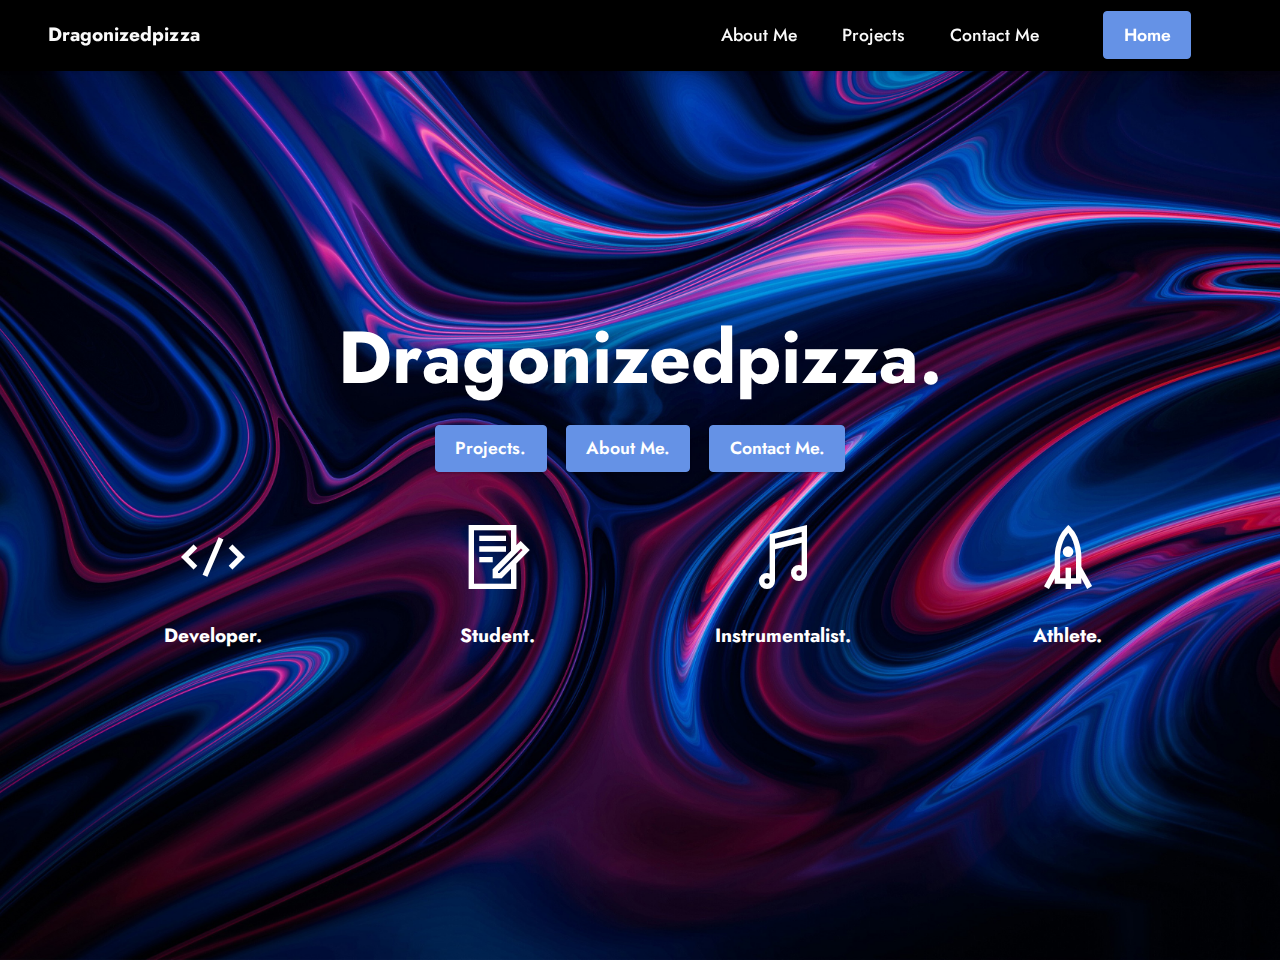
<file: index.html>
<!DOCTYPE html>
<html>
	<head>
		<meta charset="UTF-8" />
		<meta http-equiv="X-UA-Compatible" content="IE=edge" />
		<meta name="generator" content="Dragonizedpizza.com" />
		<meta
			name="viewport"
			content="width=device-width, initial-scale=1, minimum-scale=1"
		/>
		<link
			rel="shortcut icon"
			href="assets/images/logo.png"
			type="image/x-icon"
		/>

		<meta
			name="description"
			content="Dragonizedpizza's website, including their about me, current projects and more."
		/>

		<!-- Embed construction. -->
		<meta property="og:title" content="Home | Dragonizedpizza" />
		<meta
			property="og:description"
			content="Dragonizedpizza's website, including their about me, current projects and more."
		/>
		<meta property="og:site_name" content="Dragonizedpizza.com" />
		<link
			rel="shortcut icon"
			href="https://raw.githubusercontent.com/Dragonizedpizza/Dragonizedpizza/main/assets/Banner.jpg"
			type="image/x-icon"
		/>
		<meta
			property="og:image"
			content="https://raw.githubusercontent.com/Dragonizedpizza/Dragonizedpizza/main/assets/Banner.jpg"
		/>
		<meta property="og:image:width" content="3507" />
		<meta property="og:image:height" content="947" />
		<meta property="og:url" content="https://dragonizedpizza.com" />
		<meta name="theme-color" content="#9d00ff" />

		<!-- Over. -->

		<title>Home</title>
		<link rel="stylesheet" href="assets/web/assets/icons/taskbar.css" />
		<link rel="stylesheet" href="assets/bootstrap/css/bootstrap.min.css" />
		<link
			rel="stylesheet"
			href="assets/bootstrap/css/bootstrap-grid.min.css"
		/>
		<link
			rel="stylesheet"
			href="assets/bootstrap/css/bootstrap-reboot.min.css"
		/>
		<link rel="stylesheet" href="assets/dropdown/css/style.css" />
		<link rel="stylesheet" href="assets/socicon/css/styles.css" />
		<link rel="stylesheet" href="assets/theme/css/style.css" />
		<link
			rel="preload"
			href="https://fonts.googleapis.com/css?family=Jost:100,200,300,400,500,600,700,800,900,100i,200i,300i,400i,500i,600i,700i,800i,900i&display=swap"
			as="style"
			onload="this.onload=null;this.rel='stylesheet'"
		/>
		<noscript
			><link
				rel="stylesheet"
				href="https://fonts.googleapis.com/css?family=Jost:100,200,300,400,500,600,700,800,900,100i,200i,300i,400i,500i,600i,700i,800i,900i&display=swap"
		/></noscript>
		<link rel="preload" as="style" href="assets/theme/css/additional.css" />
		<link
			rel="stylesheet"
			href="assets/theme/css/additional.css"
			type="text/css"
		/>
	</head>
	<body>
		<section
			data-bs-version="5.1"
			class="menu menu2 cid-sIigfOzFpe"
			once="menu"
			id="menu2-2"
		>
			<nav
				class="navbar navbar-dropdown navbar-fixed-top navbar-expand-lg"
			>
				<div class="container-fluid">
					<div class="navbar-brand">
						<span class="navbar-caption-wrap"
							><a
								class="navbar-caption text-white display-7"
								href="https://dragonizedpizza.com"
								>Dragonizedpizza</a
							></span
						>
					</div>
					<button
						class="navbar-toggler"
						type="button"
						data-toggle="collapse"
						data-bs-toggle="collapse"
						data-target="#navbarSupportedContent"
						data-bs-target="#navbarSupportedContent"
						aria-controls="navbarNavAltMarkup"
						aria-expanded="false"
						aria-label="Toggle navigation"
					>
						<div class="hamburger">
							<span></span>
							<span></span>
							<span></span>
							<span></span>
						</div>
					</button>
					<div
						class="collapse navbar-collapse"
						id="navbarSupportedContent"
					>
						<ul
							class="navbar-nav nav-dropdown"
							data-app-modern-menu="true"
						>
							<li class="nav-item">
								<a
									class="
										nav-link
										link
										text-white text-primary
										display-4
									"
									href="About.html"
								>
									About Me</a
								>
							</li>
							<li class="nav-item">
								<a
									class="
										nav-link
										link
										text-white text-primary
										display-4
									"
									href="Projects.html"
									>Projects</a
								>
							</li>
							<li class="nav-item">
								<a
									class="
										nav-link
										link
										text-white text-primary
										display-4
									"
									href="Contact.html"
									>Contact Me</a
								>
							</li>
						</ul>

						<div class="navbar-buttons mbr-section-btn">
							<a
								class="btn btn-primary display-4"
								href="index.html"
								>Home</a
							>
						</div>
					</div>
				</div>
			</nav>
		</section>

		<section
			data-bs-version="5.1"
			class="header19 cid-sIi4XKQvQK mbr-fullscreen"
			id="header19-0"
		>
			<div class="container">
				<div class="media-container">
					<div class="col-md-12 align-center">
						<h1
							class="
								mbr-section-title
								mbr-white
								mbr-bold
								mbr-fonts-style
								mb-3
								display-1
							"
						>
							Dragonizedpizza.
						</h1>

						<div class="mbr-section-btn align-center">
							<a
								class="btn btn-primary display-4"
								href="Projects.html"
								>Projects.</a
							>
							<a
								class="btn btn-primary display-4"
								href="About.html"
								>About Me.</a
							>
							<a
								class="btn btn-primary display-4"
								href="Contact.html"
								>Contact Me.</a
							>
						</div>

						<div class="row justify-content-center">
							<div class="col-12 col-md-6 col-lg-3">
								<div class="card-wrapper">
									<div class="card-box align-center">
										<span
											class="
												mbr-iconfont
												mobi-mbri-code mobi-mbri
											"
										></span>
										<h4
											class="
												card-title
												align-center
												mbr-black mbr-fonts-style
												display-7
											"
										>
											<strong>Developer.</strong>
										</h4>
									</div>
								</div>
							</div>
							<div class="col-12 col-md-6 col-lg-3">
								<div class="card-wrapper">
									<div class="card-box align-center">
										<span
											class="
												mbr-iconfont
												mobi-mbri-contact-form mobi-mbri
											"
										></span>
										<h4
											class="
												card-title
												align-center
												mbr-black mbr-fonts-style
												display-7
											"
										>
											<strong>Student.</strong>
										</h4>
									</div>
								</div>
							</div>
							<div class="col-12 col-md-6 col-lg-3">
								<div class="card-wrapper">
									<div class="card-box align-center">
										<span
											class="
												mbr-iconfont
												mobi-mbri-music mobi-mbri
											"
										></span>
										<h4
											class="
												card-title
												align-center
												mbr-black mbr-fonts-style
												display-7
											"
										>
											<strong>Instrumentalist.</strong>
										</h4>
									</div>
								</div>
							</div>
							<div class="col-12 col-md-6 col-lg-3">
								<div class="card-wrapper">
									<div class="card-box align-center">
										<span
											class="
												mbr-iconfont
												mobi-mbri-rocket mobi-mbri
											"
										></span>
										<h4
											class="
												card-title
												align-center
												mbr-black mbr-fonts-style
												display-7
											"
										>
											<strong>Athlete.</strong>
										</h4>
									</div>
								</div>
							</div>
						</div>
					</div>
				</div>
			</div>
		</section>
		<section
			style="
				background-color: #fff;
				font-family: -apple-system, BlinkMacSystemFont, 'Segoe UI',
					'Roboto', 'Helvetica Neue', Arial, sans-serif;
				color: #aaa;
				font-size: 12px;
				padding: 0;
				align-items: center;
				display: flex;
			"
		></section>
		<script src="assets/bootstrap/js/bootstrap.bundle.min.js"></script>
		<script src="assets/smoothscroll/smooth-scroll.js"></script>
		<script src="assets/ytplayer/index.js"></script>
		<script src="assets/dropdown/js/navbar-dropdown.js"></script>
		<script src="assets/vimeoplayer/player.js"></script>
		<script src="assets/theme/js/script.js"></script>
	</body>
</html>
</file>
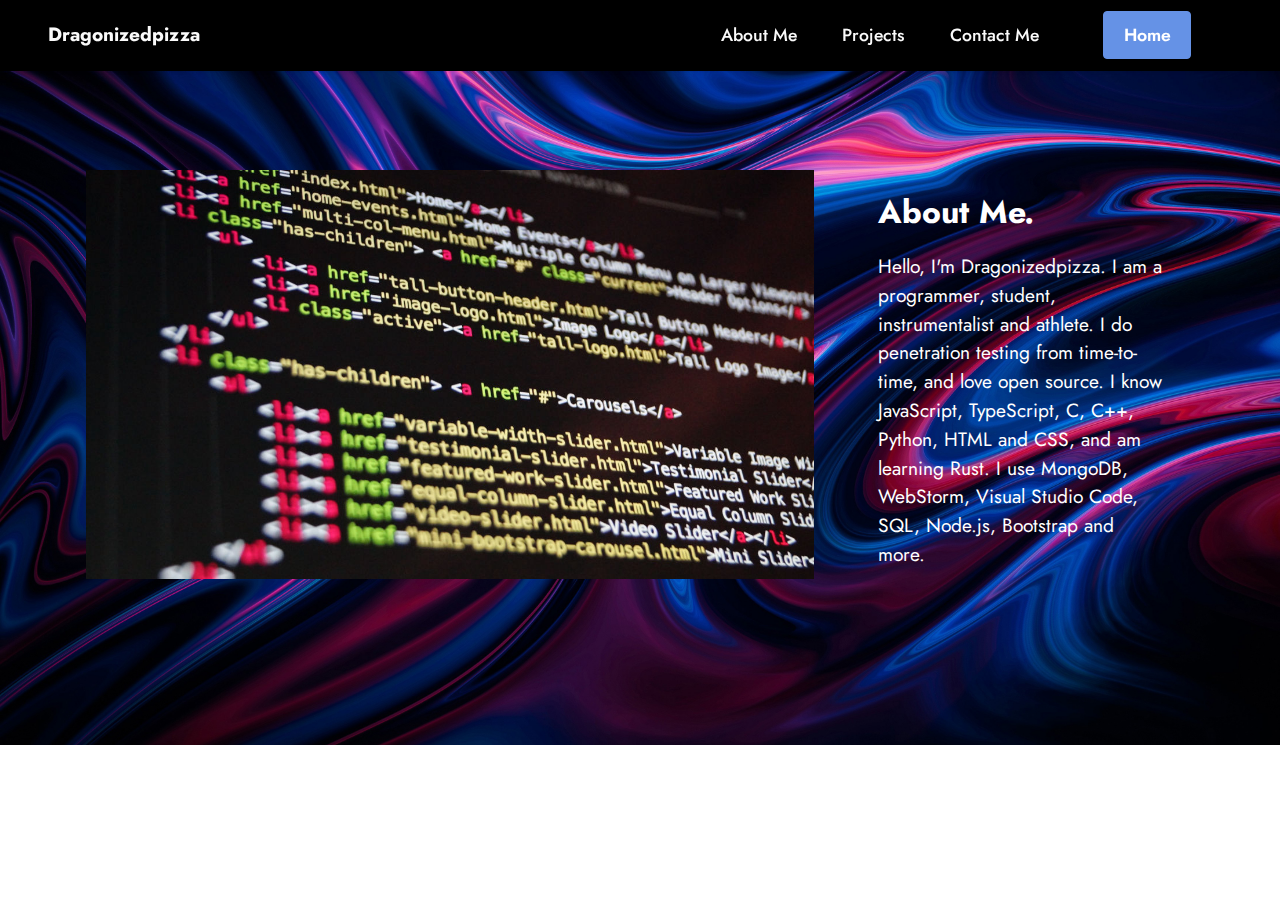
<file: About.html>
<!DOCTYPE html>
<html>
	<head>
		<meta
			name="description"
			content="Dragonizedpizza's website, including their about me, current projects and more."
		/>

		<!-- Embed construction. -->

		<meta property="og:title" content="About Me | Dragonizedpizza" />
		<meta
			property="og:description"
			content="Dragonizedpizza's website, including their about me, current projects and more."
		/>
		<meta property="og:site_name" content="Dragonizedpizza.com" />
		<link
			rel="shortcut icon"
			href="https://raw.githubusercontent.com/Dragonizedpizza/Dragonizedpizza/main/assets/Banner.jpg"
			type="image/x-icon"
		/>
		<meta
			property="og:image"
			content="https://raw.githubusercontent.com/Dragonizedpizza/Dragonizedpizza/main/assets/Banner.jpg"
		/>
		<meta property="og:image:width" content="3507" />
		<meta property="og:image:height" content="947" />
		<meta property="og:url" content="https://dragonizedpizza.com" />
		<meta name="theme-color" content="#9d00ff" />

		<!-- Over. -->
		<meta charset="UTF-8" />
		<meta http-equiv="X-UA-Compatible" content="IE=edge" />
		<meta name="generator" content="Dragonizedpizza.com" />
		<meta
			name="viewport"
			content="width=device-width, initial-scale=1, minimum-scale=1"
		/>
		<link
			rel="shortcut icon"
			href="assets/images/logo.png"
			type="image/x-icon"
		/>
		<meta name="description" content="" />

		<title>About</title>
		<link rel="stylesheet" href="assets/bootstrap/css/bootstrap.min.css" />
		<link
			rel="stylesheet"
			href="assets/bootstrap/css/bootstrap-grid.min.css"
		/>
		<link
			rel="stylesheet"
			href="assets/bootstrap/css/bootstrap-reboot.min.css"
		/>
		<link rel="stylesheet" href="assets/dropdown/css/style.css" />
		<link rel="stylesheet" href="assets/socicon/css/styles.css" />
		<link rel="stylesheet" href="assets/theme/css/style.css" />
		<link
			rel="preload"
			href="https://fonts.googleapis.com/css?family=Jost:100,200,300,400,500,600,700,800,900,100i,200i,300i,400i,500i,600i,700i,800i,900i&display=swap"
			as="style"
			onload="this.onload=null;this.rel='stylesheet'"
		/>
		<noscript
			><link
				rel="stylesheet"
				href="https://fonts.googleapis.com/css?family=Jost:100,200,300,400,500,600,700,800,900,100i,200i,300i,400i,500i,600i,700i,800i,900i&display=swap"
		/></noscript>
		<link rel="preload" as="style" href="assets/theme/css/additional.css" />
		<link
			rel="stylesheet"
			href="assets/theme/css/additional.css"
			type="text/css"
		/>
	</head>
	<body>
		<section
			data-bs-version="5.1"
			class="menu menu2 cid-sIigfOzFpe"
			once="menu"
			id="menu2-9"
		>
			<nav
				class="navbar navbar-dropdown navbar-fixed-top navbar-expand-lg"
			>
				<div class="container-fluid">
					<div class="navbar-brand">
						<span class="navbar-caption-wrap"
							><a
								class="navbar-caption text-white display-7"
								href="https://dragonizedpizza.com"
								>Dragonizedpizza</a
							></span
						>
					</div>
					<button
						class="navbar-toggler"
						type="button"
						data-toggle="collapse"
						data-bs-toggle="collapse"
						data-target="#navbarSupportedContent"
						data-bs-target="#navbarSupportedContent"
						aria-controls="navbarNavAltMarkup"
						aria-expanded="false"
						aria-label="Toggle navigation"
					>
						<div class="hamburger">
							<span></span>
							<span></span>
							<span></span>
							<span></span>
						</div>
					</button>
					<div
						class="collapse navbar-collapse"
						id="navbarSupportedContent"
					>
						<ul
							class="navbar-nav nav-dropdown"
							data-app-modern-menu="true"
						>
							<li class="nav-item">
								<a
									class="
										nav-link
										link
										text-white text-primary
										display-4
									"
									href="About.html"
								>
									About Me</a
								>
							</li>
							<li class="nav-item">
								<a
									class="
										nav-link
										link
										text-white text-primary
										display-4
									"
									href="Projects.html"
									>Projects</a
								>
							</li>
							<li class="nav-item">
								<a
									class="
										nav-link
										link
										text-white text-primary
										display-4
									"
									href="Contact.html"
									>Contact Me</a
								>
							</li>
						</ul>

						<div class="navbar-buttons mbr-section-btn">
							<a
								class="btn btn-primary display-4"
								href="index.html"
								>Home</a
							>
						</div>
					</div>
				</div>
			</nav>
		</section>

		<section
			data-bs-version="5.1"
			class="image1 cid-sIipXWTB4O"
			id="image1-a"
		>
			<div class="container">
				<div class="row align-items-center">
					<div class="col-12 col-lg-8">
						<div class="image-wrapper">
							<img
								src="assets/images/mbr-1256x705.jpg"
								alt="About Me"
							/>
							<p
								class="
									mbr-description mbr-fonts-style
									pt-2
									align-center
									display-4
								"
							></p>
						</div>
					</div>
					<div class="col-12 col-lg">
						<div class="text-wrapper">
							<h3
								class="
									mbr-section-title mbr-fonts-style
									mb-3
									display-5
								"
							>
								<strong>About Me.</strong>
							</h3>
							<p class="mbr-text mbr-fonts-style display-7">
								Hello, I'm Dragonizedpizza. I am a programmer,
								student, instrumentalist and athlete. I do
								penetration testing from time-to-time, and love
								open source. I know JavaScript, TypeScript, C,
								C++, Python, HTML and CSS, and am learning Rust.
								I use MongoDB, WebStorm, Visual Studio Code,
								SQL, Node.js, Bootstrap and more.
							</p>
						</div>
					</div>
				</div>
			</div>
		</section>
		<section
			style="
				background-color: #fff;
				font-family: -apple-system, BlinkMacSystemFont, 'Segoe UI',
					'Roboto', 'Helvetica Neue', Arial, sans-serif;
				color: #aaa;
				font-size: 12px;
				padding: 0;
				align-items: center;
				display: flex;
			"
		></section>
		<script src="assets/bootstrap/js/bootstrap.bundle.min.js"></script>
		<script src="assets/smoothscroll/smooth-scroll.js"></script>
		<script src="assets/ytplayer/index.js"></script>
		<script src="assets/dropdown/js/navbar-dropdown.js"></script>
		<script src="assets/theme/js/script.js"></script>
	</body>
</html>
</file>
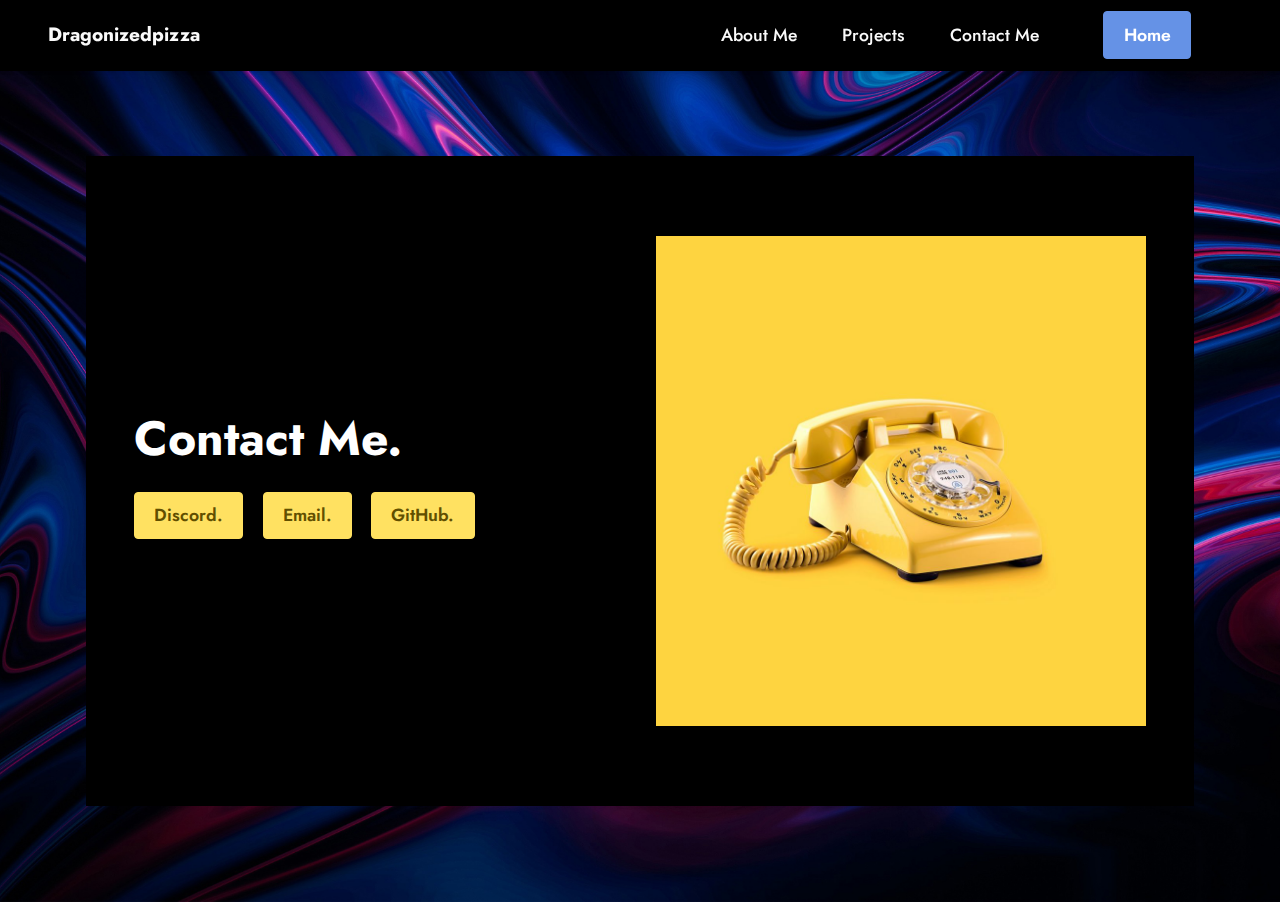
<file: Contact.html>
<!DOCTYPE html>
<html>
	<head>
		<meta
			name="description"
			content="Dragonizedpizza's website, including their about me, current projects and more."
		/>

		<!-- Embed construction. -->

		<meta property="og:title" content="Contact Me | Dragonizedpizza" />
		<meta
			property="og:description"
			content="Dragonizedpizza's website, including their about me, current projects and more."
		/>
		<meta property="og:site_name" content="Dragonizedpizza.com" />
		<link
			rel="shortcut icon"
			href="https://raw.githubusercontent.com/Dragonizedpizza/Dragonizedpizza/main/assets/Banner.jpg"
			type="image/x-icon"
		/>
		<meta
			property="og:image"
			content="https://raw.githubusercontent.com/Dragonizedpizza/Dragonizedpizza/main/assets/Banner.jpg"
		/>
		<meta property="og:image:width" content="3507" />
		<meta property="og:image:height" content="947" />
		<meta property="og:url" content="https://dragonizedpizza.com" />
		<meta name="theme-color" content="#9d00ff" />

		<!-- Over. -->

		<meta charset="UTF-8" />
		<meta http-equiv="X-UA-Compatible" content="IE=edge" />
		<meta
			name="generator"
			content="Dragonizedpizza.com, built by Dragonizedpizza."
		/>
		<meta
			name="viewport"
			content="width=device-width, initial-scale=1, minimum-scale=1"
		/>
		<link
			rel="shortcut icon"
			href="assets/images/logo.png"
			type="image/x-icon"
		/>
		<meta name="description" content="" />

		<title>Contact</title>
		<link rel="stylesheet" href="assets/bootstrap/css/bootstrap.min.css" />
		<link
			rel="stylesheet"
			href="assets/bootstrap/css/bootstrap-grid.min.css"
		/>
		<link
			rel="stylesheet"
			href="assets/bootstrap/css/bootstrap-reboot.min.css"
		/>
		<link rel="stylesheet" href="assets/dropdown/css/style.css" />
		<link rel="stylesheet" href="assets/socicon/css/styles.css" />
		<link rel="stylesheet" href="assets/theme/css/style.css" />
		<link
			rel="preload"
			href="https://fonts.googleapis.com/css?family=Jost:100,200,300,400,500,600,700,800,900,100i,200i,300i,400i,500i,600i,700i,800i,900i&display=swap"
			as="style"
			onload="this.onload=null;this.rel='stylesheet'"
		/>
		<noscript
			><link
				rel="stylesheet"
				href="https://fonts.googleapis.com/css?family=Jost:100,200,300,400,500,600,700,800,900,100i,200i,300i,400i,500i,600i,700i,800i,900i&display=swap"
		/></noscript>
		<link rel="preload" as="style" href="assets/theme/css/additional.css" />
		<link
			rel="stylesheet"
			href="assets/theme/css/additional.css"
			type="text/css"
		/>
	</head>
	<body>
		<section
			data-bs-version="5.1"
			class="menu menu2 cid-sIigfOzFpe"
			once="menu"
			id="menu2-3"
		>
			<nav
				class="navbar navbar-dropdown navbar-fixed-top navbar-expand-lg"
			>
				<div class="container-fluid">
					<div class="navbar-brand">
						<span class="navbar-caption-wrap"
							><a
								class="navbar-caption text-white display-7"
								href="https://dragonizedpizza.com"
								>Dragonizedpizza</a
							></span
						>
					</div>
					<button
						class="navbar-toggler"
						type="button"
						data-toggle="collapse"
						data-bs-toggle="collapse"
						data-target="#navbarSupportedContent"
						data-bs-target="#navbarSupportedContent"
						aria-controls="navbarNavAltMarkup"
						aria-expanded="false"
						aria-label="Toggle navigation"
					>
						<div class="hamburger">
							<span></span>
							<span></span>
							<span></span>
							<span></span>
						</div>
					</button>
					<div
						class="collapse navbar-collapse"
						id="navbarSupportedContent"
					>
						<ul
							class="navbar-nav nav-dropdown"
							data-app-modern-menu="true"
						>
							<li class="nav-item">
								<a
									class="
										nav-link
										link
										text-white text-primary
										display-4
									"
									href="About.html"
								>
									About Me</a
								>
							</li>
							<li class="nav-item">
								<a
									class="
										nav-link
										link
										text-white text-primary
										display-4
									"
									href="Projects.html"
									>Projects</a
								>
							</li>
							<li class="nav-item">
								<a
									class="
										nav-link
										link
										text-white text-primary
										display-4
									"
									href="Contact.html"
									>Contact Me</a
								>
							</li>
						</ul>

						<div class="navbar-buttons mbr-section-btn">
							<a
								class="btn btn-primary display-4"
								href="index.html"
								>Home</a
							>
						</div>
					</div>
				</div>
			</nav>
		</section>

		<section
			data-bs-version="5.1"
			class="features15 cid-sIimmpjJPE"
			id="features16-8"
		>
			<div class="container">
				<div class="content-wrapper">
					<div class="row align-items-center">
						<div class="col-12 col-lg">
							<div class="text-wrapper">
								<h6
									class="card-title mbr-fonts-style display-2"
								>
									<strong>Contact Me.</strong>
								</h6>

								<div class="mbr-section-btn mt-3">
									<a
										class="btn btn-warning display-4"
										href="https://discord.com/users/701780722444402758"
										target="_blank"
										>Discord.</a
									>
									<a
										class="btn btn-warning display-4"
										href="mailto:dragon@dragonizedpizza.com"
										>Email.</a
									>
									<a
										class="btn btn-warning display-4"
										href="https://github.com/Dragonizedpizza"
										target="_blank"
										>GitHub.</a
									>
								</div>
							</div>
						</div>
						<div class="col-12 col-lg-6">
							<div class="image-wrapper">
								<img
									src="assets/images/telephone.jpg"
									alt="Contact Me"
								/>
							</div>
						</div>
					</div>
				</div>
			</div>
		</section>
		<section
			style="
				background-color: #fff;
				font-family: -apple-system, BlinkMacSystemFont, 'Segoe UI',
					'Roboto', 'Helvetica Neue', Arial, sans-serif;
				color: #aaa;
				font-size: 12px;
				padding: 0;
				align-items: center;
				display: flex;
			"
		></section>
		<script src="assets/bootstrap/js/bootstrap.bundle.min.js"></script>
		<script src="assets/smoothscroll/smooth-scroll.js"></script>
		<script src="assets/ytplayer/index.js"></script>
		<script src="assets/dropdown/js/navbar-dropdown.js"></script>
		<script src="assets/theme/js/script.js"></script>
	</body>
</html>
</file>
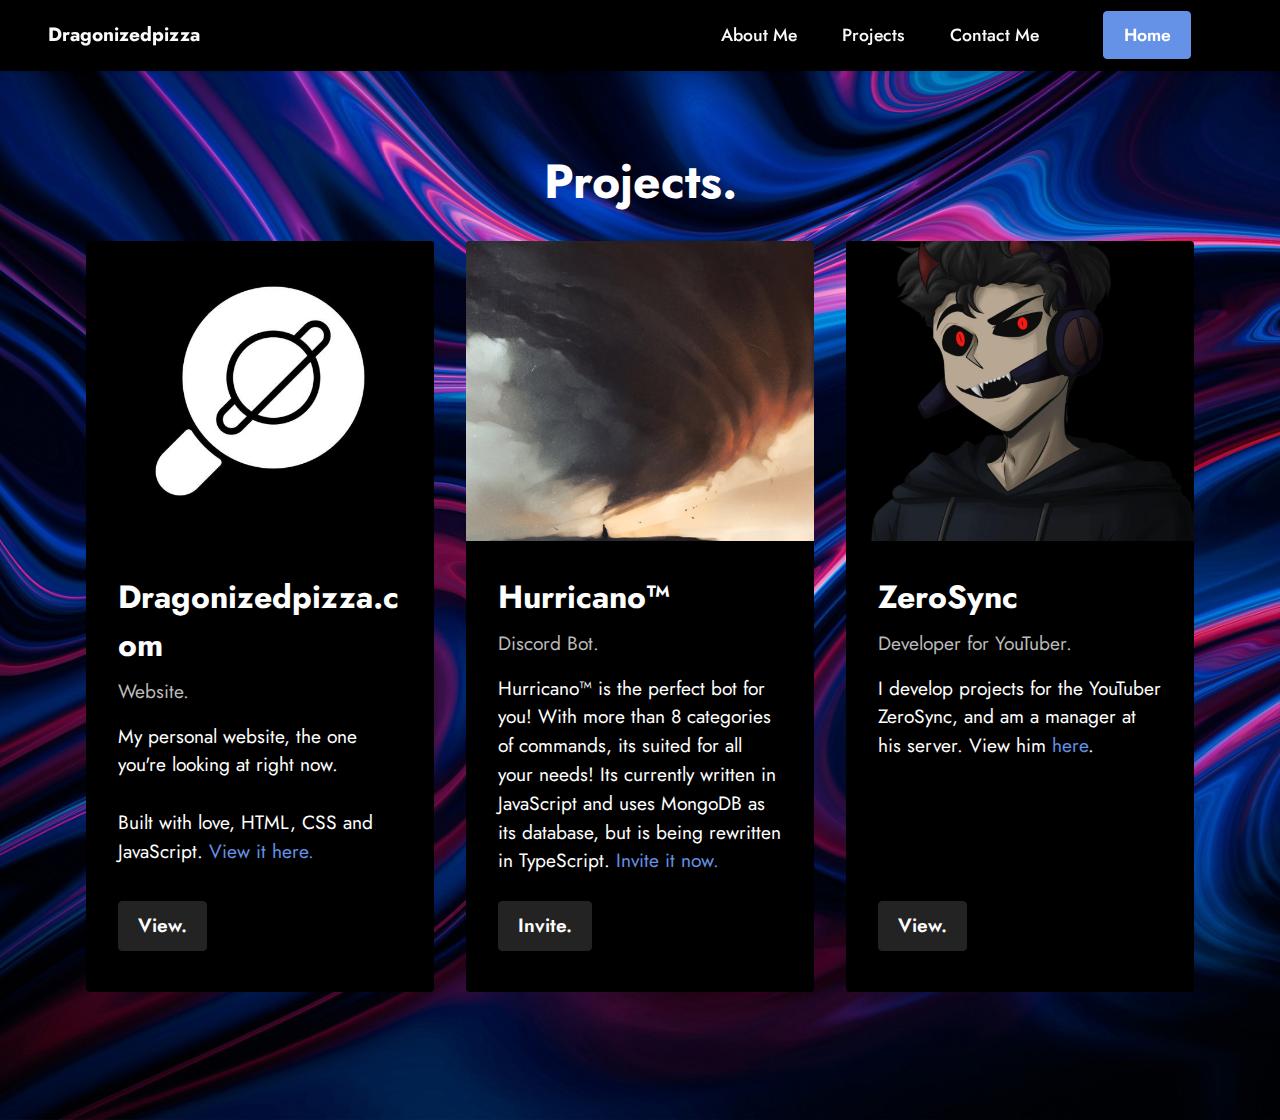
<file: Projects.html>
<!DOCTYPE html>
<html>
	<head>
		<meta
			name="description"
			content="Dragonizedpizza's website, including their about me, current projects and more."
		/>

		<!-- Embed construction. -->

		<meta property="og:title" content="Projects | Dragonizedpizza" />
		<meta
			property="og:description"
			content="Dragonizedpizza's website, including their about me, current projects and more."
		/>
		<meta property="og:site_name" content="Dragonizedpizza.com" />
		<link
			rel="shortcut icon"
			href="https://raw.githubusercontent.com/Dragonizedpizza/Dragonizedpizza/main/assets/Banner.jpg"
			type="image/x-icon"
		/>
		<meta
			property="og:image"
			content="https://raw.githubusercontent.com/Dragonizedpizza/Dragonizedpizza/main/assets/Banner.jpg"
		/>
		<meta property="og:image:width" content="3507" />
		<meta property="og:image:height" content="947" />
		<meta property="og:url" content="https://dragonizedpizza.com" />
		<meta name="theme-color" content="#9d00ff" />

		<!-- Over. -->
		<meta charset="UTF-8" />
		<meta http-equiv="X-UA-Compatible" content="IE=edge" />
		<meta
			name="generator"
			content="Dragonizedpizza.com, built by Dragonizedpizza."
		/>
		<meta
			name="viewport"
			content="width=device-width, initial-scale=1, minimum-scale=1"
		/>
		<link
			rel="shortcut icon"
			href="assets/images/logo.png"
			type="image/x-icon"
		/>
		<meta name="description" content="" />

		<title>Projects</title>
		<link rel="stylesheet" href="assets/bootstrap/css/bootstrap.min.css" />
		<link
			rel="stylesheet"
			href="assets/bootstrap/css/bootstrap-grid.min.css"
		/>
		<link
			rel="stylesheet"
			href="assets/bootstrap/css/bootstrap-reboot.min.css"
		/>
		<link rel="stylesheet" href="assets/dropdown/css/style.css" />
		<link rel="stylesheet" href="assets/socicon/css/styles.css" />
		<link rel="stylesheet" href="assets/theme/css/style.css" />
		<link
			rel="preload"
			href="https://fonts.googleapis.com/css?family=Jost:100,200,300,400,500,600,700,800,900,100i,200i,300i,400i,500i,600i,700i,800i,900i&display=swap"
			as="style"
			onload="this.onload=null;this.rel='stylesheet'"
		/>
		<noscript
			><link
				rel="stylesheet"
				href="https://fonts.googleapis.com/css?family=Jost:100,200,300,400,500,600,700,800,900,100i,200i,300i,400i,500i,600i,700i,800i,900i&display=swap"
		/></noscript>
		<link rel="preload" as="style" href="assets/theme/css/additional.css" />
		<link
			rel="stylesheet"
			href="assets/theme/css/additional.css"
			type="text/css"
		/>
	</head>
	<body>
		<section
			data-bs-version="5.1"
			class="menu menu2 cid-sIigfOzFpe"
			once="menu"
			id="menu2-2"
		>
			<nav
				class="navbar navbar-dropdown navbar-fixed-top navbar-expand-lg"
			>
				<div class="container-fluid">
					<div class="navbar-brand">
						<span class="navbar-caption-wrap"
							><a
								class="navbar-caption text-white display-7"
								href="https://dragonizedpizza.com"
								>Dragonizedpizza</a
							></span
						>
					</div>
					<button
						class="navbar-toggler"
						type="button"
						data-toggle="collapse"
						data-bs-toggle="collapse"
						data-target="#navbarSupportedContent"
						data-bs-target="#navbarSupportedContent"
						aria-controls="navbarNavAltMarkup"
						aria-expanded="false"
						aria-label="Toggle navigation"
					>
						<div class="hamburger">
							<span></span>
							<span></span>
							<span></span>
							<span></span>
						</div>
					</button>
					<div
						class="collapse navbar-collapse"
						id="navbarSupportedContent"
					>
						<ul
							class="navbar-nav nav-dropdown"
							data-app-modern-menu="true"
						>
							<li class="nav-item">
								<a
									class="
										nav-link
										link
										text-white text-primary
										display-4
									"
									href="About.html"
								>
									About Me</a
								>
							</li>
							<li class="nav-item">
								<a
									class="
										nav-link
										link
										text-white text-primary
										display-4
									"
									href="Projects.html"
									>Projects</a
								>
							</li>
							<li class="nav-item">
								<a
									class="
										nav-link
										link
										text-white text-primary
										display-4
									"
									href="Contact.html"
									>Contact Me</a
								>
							</li>
						</ul>

						<div class="navbar-buttons mbr-section-btn">
							<a
								class="btn btn-primary display-4"
								href="index.html"
								>Home</a
							>
						</div>
					</div>
				</div>
			</nav>
		</section>

		<section
			data-bs-version="5.1"
			class="features4 cid-sIia7vjKFx"
			id="features4-1"
		>
			<div class="container">
				<div class="mbr-section-head">
					<h4
						class="
							mbr-section-title mbr-fonts-style
							align-center
							mb-0
							display-2
						"
					>
						<strong>Projects.</strong>
					</h4>
				</div>
				<div class="row mt-4">
					<div class="item features-image сol-12 col-md-6 col-lg-4">
						<div class="item-wrapper">
							<div class="item-img">
								<a href="index.html"
									><img
										src="assets/images/img-20210907.jpg"
										alt="Dragonizedpizza.com"
										title=""
								/></a>
							</div>
							<div class="item-content">
								<h5
									class="item-title mbr-fonts-style display-5"
								>
									<strong>Dragonizedpizza.com</strong>
								</h5>
								<h6
									class="
										item-subtitle
										mbr-fonts-style
										mt-1
										display-7
									"
								>
									Website.
								</h6>
								<p
									class="
										mbr-text mbr-fonts-style
										mt-3
										display-7
									"
								>
									My personal website, the one you're looking
									at right now.<br /><br />Built with love,
									HTML, CSS and JavaScript.
									<a href="index.html" class="text-primary"
										>View it here.</a
									>
								</p>
							</div>
							<div class="mbr-section-btn item-footer mt-2">
								<a
									href="index.html"
									class="btn item-btn btn-black display-7"
									target="_blank"
									>View.</a
								>
							</div>
						</div>
					</div>
					<div class="item features-image сol-12 col-md-6 col-lg-4">
						<div class="item-wrapper">
							<div class="item-img">
								<a
									href="https://discord.com/oauth2/authorize?client_id=803169312827113483&scope=bot&permissions=8589934591&scope=applications.commands%20bot"
									target="_blank"
									><img
										src="assets/images/22b3e62e6a5127c60dd8ebf7cb858af3.png"
										alt="Hurricano™"
										title=""
								/></a>
							</div>
							<div class="item-content">
								<h5
									class="item-title mbr-fonts-style display-5"
								>
									<strong>Hurricano™</strong>
								</h5>
								<h6
									class="
										item-subtitle
										mbr-fonts-style
										mt-1
										display-7
									"
								>
									Discord Bot.
								</h6>
								<p
									class="
										mbr-text mbr-fonts-style
										mt-3
										display-7
									"
								>
									Hurricano™ is the perfect bot for you! With
									more than 8 categories of commands, its
									suited for all your needs! Its currently
									written in JavaScript and uses MongoDB as
									its database, but is being rewritten in
									TypeScript.
									<a
										href="https://discord.com/oauth2/authorize?client_id=803169312827113483&scope=bot&permissions=8589934591&scope=applications.commands%20bot"
										class="text-primary"
										target="_blank"
										>Invite it now.</a
									><br />
								</p>
							</div>
							<div class="mbr-section-btn item-footer mt-2">
								<a
									href="https://discord.com/oauth2/authorize?client_id=803169312827113483&scope=bot&permissions=8589934591&scope=applications.commands%20bot"
									class="btn item-btn btn-black display-7"
									target="_blank"
									>Invite.</a
								>
							</div>
						</div>
					</div>
					<div class="item features-image сol-12 col-md-6 col-lg-4">
						<div class="item-wrapper">
							<div class="item-img">
								<a
									href="https://youtube.com/c/ZeroSync"
									target="_blank"
									><img
										src="assets/images/1603357176920.png"
										alt="ZeroSync"
										title=""
								/></a>
							</div>
							<div class="item-content">
								<h5
									class="item-title mbr-fonts-style display-5"
								>
									<strong>ZeroSync</strong>
								</h5>
								<h6
									class="
										item-subtitle
										mbr-fonts-style
										mt-1
										display-7
									"
								>
									Developer for YouTuber.
								</h6>
								<p
									class="
										mbr-text mbr-fonts-style
										mt-3
										display-7
									"
								>
									I develop projects for the YouTuber
									ZeroSync, and am a manager at his server.
									View him
									<a
										href="https://youtube.com/c/ZeroSync"
										class="text-primary"
										target="_blank"
										>here</a
									>.<br />
								</p>
							</div>
							<div class="mbr-section-btn item-footer mt-2">
								<a
									href="https://youtube.com/c/ZeroSync"
									class="btn item-btn btn-black display-7"
									target="_blank"
									>View.</a
								>
							</div>
						</div>
					</div>
				</div>
			</div>
		</section>
		<section
			style="
				background-color: #fff;
				font-family: -apple-system, BlinkMacSystemFont, 'Segoe UI',
					'Roboto', 'Helvetica Neue', Arial, sans-serif;
				color: #aaa;
				font-size: 12px;
				padding: 0;
				align-items: center;
				display: flex;
			"
		></section>
		<script src="assets/bootstrap/js/bootstrap.bundle.min.js"></script>
		<script src="assets/smoothscroll/smooth-scroll.js"></script>
		<script src="assets/ytplayer/index.js"></script>
		<script src="assets/dropdown/js/navbar-dropdown.js"></script>
		<script src="assets/theme/js/script.js"></script>
	</body>
</html>
</file>
<file: assets/web/assets/icons/taskbar.css>
@font-face {
	font-family: "Moririse2";
	font-display: swap;
	src: url("font.eot?f2bix4");
	src: url("font.eot?f2bix4#iefix") format("embedded-opentype"),
		url("font.ttf?f2bix4") format("truetype"),
		url("font.woff?f2bix4") format("woff");
	font-weight: normal;
	font-style: normal;
}

[class^="mobi-"],
[class*=" mobi-"] {
	/* use !important to prevent issues with browser extensions that change fonts */
	font-family: "Moririse2" !important;
	font-style: normal;
	font-weight: normal;
	font-variant: normal;
	text-transform: none;
	line-height: 1;

	/* Better Font Rendering =========== */
	-webkit-font-smoothing: antialiased;
	-moz-osx-font-smoothing: grayscale;
}

.mobi-mbri-add-submenu:before {
	content: "\e900";
}
.mobi-mbri-alert:before {
	content: "\e901";
}
.mobi-mbri-align-center:before {
	content: "\e902";
}
.mobi-mbri-align-justify:before {
	content: "\e903";
}
.mobi-mbri-align-left:before {
	content: "\e904";
}
.mobi-mbri-align-right:before {
	content: "\e905";
}
.mobi-mbri-android:before {
	content: "\e906";
}
.mobi-mbri-apple:before {
	content: "\e907";
}
.mobi-mbri-arrow-down:before {
	content: "\e908";
}
.mobi-mbri-arrow-next:before {
	content: "\e909";
}
.mobi-mbri-arrow-prev:before {
	content: "\e90a";
}
.mobi-mbri-arrow-up:before {
	content: "\e90b";
}
.mobi-mbri-bold:before {
	content: "\e90c";
}
.mobi-mbri-bookmark:before {
	content: "\e90d";
}
.mobi-mbri-bootstrap:before {
	content: "\e90e";
}
.mobi-mbri-briefcase:before {
	content: "\e90f";
}
.mobi-mbri-browse:before {
	content: "\e910";
}
.mobi-mbri-bulleted-list:before {
	content: "\e911";
}
.mobi-mbri-calendar:before {
	content: "\e912";
}
.mobi-mbri-camera:before {
	content: "\e913";
}
.mobi-mbri-cart-add:before {
	content: "\e914";
}
.mobi-mbri-cart-full:before {
	content: "\e915";
}
.mobi-mbri-cash:before {
	content: "\e916";
}
.mobi-mbri-change-style:before {
	content: "\e917";
}
.mobi-mbri-chat:before {
	content: "\e918";
}
.mobi-mbri-clock:before {
	content: "\e919";
}
.mobi-mbri-close:before {
	content: "\e91a";
}
.mobi-mbri-cloud:before {
	content: "\e91b";
}
.mobi-mbri-code:before {
	content: "\e91c";
}
.mobi-mbri-contact-form:before {
	content: "\e91d";
}
.mobi-mbri-credit-card:before {
	content: "\e91e";
}
.mobi-mbri-cursor-click:before {
	content: "\e91f";
}
.mobi-mbri-cust-feedback:before {
	content: "\e920";
}
.mobi-mbri-database:before {
	content: "\e921";
}
.mobi-mbri-delivery:before {
	content: "\e922";
}
.mobi-mbri-desktop:before {
	content: "\e923";
}
.mobi-mbri-devices:before {
	content: "\e924";
}
.mobi-mbri-down:before {
	content: "\e925";
}
.mobi-mbri-download-2:before {
	content: "\e926";
}
.mobi-mbri-download:before {
	content: "\e927";
}
.mobi-mbri-drag-n-drop-2:before {
	content: "\e928";
}
.mobi-mbri-drag-n-drop:before {
	content: "\e929";
}
.mobi-mbri-edit-2:before {
	content: "\e92a";
}
.mobi-mbri-edit:before {
	content: "\e92b";
}
.mobi-mbri-error:before {
	content: "\e92c";
}
.mobi-mbri-extension:before {
	content: "\e92d";
}
.mobi-mbri-features:before {
	content: "\e92e";
}
.mobi-mbri-file:before {
	content: "\e92f";
}
.mobi-mbri-flag:before {
	content: "\e930";
}
.mobi-mbri-folder:before {
	content: "\e931";
}
.mobi-mbri-gift:before {
	content: "\e932";
}
.mobi-mbri-github:before {
	content: "\e933";
}
.mobi-mbri-globe-2:before {
	content: "\e934";
}
.mobi-mbri-globe:before {
	content: "\e935";
}
.mobi-mbri-growing-chart:before {
	content: "\e936";
}
.mobi-mbri-hearth:before {
	content: "\e937";
}
.mobi-mbri-help:before {
	content: "\e938";
}
.mobi-mbri-home:before {
	content: "\e939";
}
.mobi-mbri-hot-cup:before {
	content: "\e93a";
}
.mobi-mbri-idea:before {
	content: "\e93b";
}
.mobi-mbri-image-gallery:before {
	content: "\e93c";
}
.mobi-mbri-image-slider:before {
	content: "\e93d";
}
.mobi-mbri-info:before {
	content: "\e93e";
}
.mobi-mbri-italic:before {
	content: "\e93f";
}
.mobi-mbri-key:before {
	content: "\e940";
}
.mobi-mbri-laptop:before {
	content: "\e941";
}
.mobi-mbri-layers:before {
	content: "\e942";
}
.mobi-mbri-left-right:before {
	content: "\e943";
}
.mobi-mbri-left:before {
	content: "\e944";
}
.mobi-mbri-letter:before {
	content: "\e945";
}
.mobi-mbri-like:before {
	content: "\e946";
}
.mobi-mbri-link:before {
	content: "\e947";
}
.mobi-mbri-lock:before {
	content: "\e948";
}
.mobi-mbri-login:before {
	content: "\e949";
}
.mobi-mbri-logout:before {
	content: "\e94a";
}
.mobi-mbri-magic-stick:before {
	content: "\e94b";
}
.mobi-mbri-map-pin:before {
	content: "\e94c";
}
.mobi-mbri-menu:before {
	content: "\e94d";
}
.mobi-mbri-mobile-2:before {
	content: "\e94e";
}
.mobi-mbri-mobile-horizontal:before {
	content: "\e94f";
}
.mobi-mbri-mobile:before {
	content: "\e950";
}
.mobi-mbri-mobirise:before {
	content: "\e951";
}
.mobi-mbri-more-horizontal:before {
	content: "\e952";
}
.mobi-mbri-more-vertical:before {
	content: "\e953";
}
.mobi-mbri-music:before {
	content: "\e954";
}
.mobi-mbri-new-file:before {
	content: "\e955";
}
.mobi-mbri-numbered-list:before {
	content: "\e956";
}
.mobi-mbri-opened-folder:before {
	content: "\e957";
}
.mobi-mbri-pages:before {
	content: "\e958";
}
.mobi-mbri-paper-plane:before {
	content: "\e959";
}
.mobi-mbri-paperclip:before {
	content: "\e95a";
}
.mobi-mbri-phone:before {
	content: "\e95b";
}
.mobi-mbri-photo:before {
	content: "\e95c";
}
.mobi-mbri-photos:before {
	content: "\e95d";
}
.mobi-mbri-pin:before {
	content: "\e95e";
}
.mobi-mbri-play:before {
	content: "\e95f";
}
.mobi-mbri-plus:before {
	content: "\e960";
}
.mobi-mbri-preview:before {
	content: "\e961";
}
.mobi-mbri-print:before {
	content: "\e962";
}
.mobi-mbri-protect:before {
	content: "\e963";
}
.mobi-mbri-question:before {
	content: "\e964";
}
.mobi-mbri-quote-left:before {
	content: "\e965";
}
.mobi-mbri-quote-right:before {
	content: "\e966";
}
.mobi-mbri-redo:before {
	content: "\e967";
}
.mobi-mbri-refresh:before {
	content: "\e968";
}
.mobi-mbri-responsive-2:before {
	content: "\e969";
}
.mobi-mbri-responsive:before {
	content: "\e96a";
}
.mobi-mbri-right:before {
	content: "\e96b";
}
.mobi-mbri-rocket:before {
	content: "\e96c";
}
.mobi-mbri-sad-face:before {
	content: "\e96d";
}
.mobi-mbri-sale:before {
	content: "\e96e";
}
.mobi-mbri-save:before {
	content: "\e96f";
}
.mobi-mbri-search:before {
	content: "\e970";
}
.mobi-mbri-setting-2:before {
	content: "\e971";
}
.mobi-mbri-setting-3:before {
	content: "\e972";
}
.mobi-mbri-setting:before {
	content: "\e973";
}
.mobi-mbri-share:before {
	content: "\e974";
}
.mobi-mbri-shopping-bag:before {
	content: "\e975";
}
.mobi-mbri-shopping-basket:before {
	content: "\e976";
}
.mobi-mbri-shopping-cart:before {
	content: "\e977";
}
.mobi-mbri-sites:before {
	content: "\e978";
}
.mobi-mbri-smile-face:before {
	content: "\e979";
}
.mobi-mbri-speed:before {
	content: "\e97a";
}
.mobi-mbri-star:before {
	content: "\e97b";
}
.mobi-mbri-success:before {
	content: "\e97c";
}
.mobi-mbri-sun:before {
	content: "\e97d";
}
.mobi-mbri-sun2:before {
	content: "\e97e";
}
.mobi-mbri-tablet-vertical:before {
	content: "\e97f";
}
.mobi-mbri-tablet:before {
	content: "\e980";
}
.mobi-mbri-target:before {
	content: "\e981";
}
.mobi-mbri-timer:before {
	content: "\e982";
}
.mobi-mbri-to-ftp:before {
	content: "\e983";
}
.mobi-mbri-to-local-drive:before {
	content: "\e984";
}
.mobi-mbri-touch-swipe:before {
	content: "\e985";
}
.mobi-mbri-touch:before {
	content: "\e986";
}
.mobi-mbri-trash:before {
	content: "\e987";
}
.mobi-mbri-underline:before {
	content: "\e988";
}
.mobi-mbri-undo:before {
	content: "\e989";
}
.mobi-mbri-unlink:before {
	content: "\e98a";
}
.mobi-mbri-unlock:before {
	content: "\e98b";
}
.mobi-mbri-up-down:before {
	content: "\e98c";
}
.mobi-mbri-up:before {
	content: "\e98d";
}
.mobi-mbri-update:before {
	content: "\e98e";
}
.mobi-mbri-upload-2:before {
	content: "\e98f";
}
.mobi-mbri-upload:before {
	content: "\e990";
}
.mobi-mbri-user-2:before {
	content: "\e991";
}
.mobi-mbri-user:before {
	content: "\e992";
}
.mobi-mbri-users:before {
	content: "\e993";
}
.mobi-mbri-video-play:before {
	content: "\e994";
}
.mobi-mbri-video:before {
	content: "\e995";
}
.mobi-mbri-watch:before {
	content: "\e996";
}
.mobi-mbri-website-theme-2:before {
	content: "\e997";
}
.mobi-mbri-website-theme:before {
	content: "\e998";
}
.mobi-mbri-wifi:before {
	content: "\e999";
}
.mobi-mbri-windows:before {
	content: "\e99a";
}
.mobi-mbri-zoom-in:before {
	content: "\e99b";
}
.mobi-mbri-zoom-out:before {
	content: "\e99c";
}
</file>
<file: assets/dropdown/css/style.css>
.navbar-dropdown {
	left: 0;
	padding: 0;
	position: absolute;
	right: 0;
	top: 0;
	transition: all 0.45s ease;
	z-index: 1030;
	background: #282828;
}
.navbar-dropdown .navbar-logo {
	margin-right: 0.8rem;
	transition: margin 0.3s ease-in-out;
	vertical-align: middle;
}
.navbar-dropdown .navbar-logo img {
	height: 3.125rem;
	transition: all 0.3s ease-in-out;
}
.navbar-dropdown .navbar-logo.mbr-iconfont {
	font-size: 3.125rem;
	line-height: 3.125rem;
}
.navbar-dropdown .navbar-caption {
	font-weight: 700;
	white-space: normal;
	vertical-align: -4px;
	line-height: 3.125rem !important;
}
.navbar-dropdown .navbar-caption,
.navbar-dropdown .navbar-caption:hover {
	color: inherit;
	text-decoration: none;
}
.navbar-dropdown .mbr-iconfont + .navbar-caption {
	vertical-align: -1px;
}
.navbar-dropdown.navbar-fixed-top {
	position: fixed;
}
.navbar-dropdown .navbar-brand span {
	vertical-align: -4px;
}
.navbar-dropdown.bg-color.transparent {
	background: none;
}
.navbar-dropdown.navbar-short .navbar-brand {
	padding: 0.625rem 0;
}
.navbar-dropdown.navbar-short .navbar-brand span {
	vertical-align: -1px;
}
.navbar-dropdown.navbar-short .navbar-caption {
	line-height: 2.375rem !important;
	vertical-align: -2px;
}
.navbar-dropdown.navbar-short .navbar-logo {
	margin-right: 0.5rem;
}
.navbar-dropdown.navbar-short .navbar-logo img {
	height: 2.375rem;
}
.navbar-dropdown.navbar-short .navbar-logo.mbr-iconfont {
	font-size: 2.375rem;
	line-height: 2.375rem;
}
.navbar-dropdown.navbar-short .mbr-table-cell {
	height: 3.625rem;
}
.navbar-dropdown .navbar-close {
	left: 0.6875rem;
	position: fixed;
	top: 0.75rem;
	z-index: 1000;
}
.navbar-dropdown .hamburger-icon {
	content: "";
	display: inline-block;
	vertical-align: middle;
	width: 16px;
	-webkit-box-shadow: 0 -6px 0 1px #282828, 0 0 0 1px #282828,
		0 6px 0 1px #282828;
	-moz-box-shadow: 0 -6px 0 1px #282828, 0 0 0 1px #282828,
		0 6px 0 1px #282828;
	box-shadow: 0 -6px 0 1px #282828, 0 0 0 1px #282828, 0 6px 0 1px #282828;
}

.dropdown-menu .dropdown-toggle[data-toggle="dropdown-submenu"]::after {
	border-bottom: 0.35em solid transparent;
	border-left: 0.35em solid;
	border-right: 0;
	border-top: 0.35em solid transparent;
	margin-left: 0.3rem;
}

.dropdown-menu .dropdown-item:focus {
	outline: 0;
}

.nav-dropdown {
	font-size: 0.75rem;
	font-weight: 500;
	height: auto !important;
}
.nav-dropdown .nav-btn {
	padding-left: 1rem;
}
.nav-dropdown .link {
	margin: 0.667em 1.667em;
	font-weight: 500;
	padding: 0;
	transition: color 0.2s ease-in-out;
}
.nav-dropdown .link.dropdown-toggle {
	margin-right: 2.583em;
}
.nav-dropdown .link.dropdown-toggle::after {
	margin-left: 0.25rem;
	border-top: 0.35em solid;
	border-right: 0.35em solid transparent;
	border-left: 0.35em solid transparent;
	border-bottom: 0;
}
.nav-dropdown .link.dropdown-toggle[aria-expanded="true"] {
	margin: 0;
	padding: 0.667em 3.263em 0.667em 1.667em;
}
.nav-dropdown .link::after,
.nav-dropdown .dropdown-item::after {
	color: inherit;
}
.nav-dropdown .btn {
	font-size: 0.75rem;
	font-weight: 700;
	letter-spacing: 0;
	margin-bottom: 0;
	padding-left: 1.25rem;
	padding-right: 1.25rem;
}
.nav-dropdown .dropdown-menu {
	border-radius: 0;
	border: 0;
	left: 0;
	margin: 0;
	padding-bottom: 1.25rem;
	padding-top: 1.25rem;
	position: relative;
}
.nav-dropdown .dropdown-submenu {
	margin-left: 0.125rem;
	top: 0;
}
.nav-dropdown .dropdown-item {
	font-weight: 500;
	line-height: 2;
	padding: 0.3846em 4.615em 0.3846em 1.5385em;
	position: relative;
	transition: color 0.2s ease-in-out, background-color 0.2s ease-in-out;
}
.nav-dropdown .dropdown-item::after {
	margin-top: -0.3077em;
	position: absolute;
	right: 1.1538em;
	top: 50%;
}
.nav-dropdown .dropdown-item:focus,
.nav-dropdown .dropdown-item:hover {
	background: none;
}

@media (max-width: 767px) {
	.nav-dropdown.navbar-toggleable-sm {
		bottom: 0;
		display: none;
		left: 0;
		overflow-x: hidden;
		position: fixed;
		top: 0;
		transform: translateX(-100%);
		-ms-transform: translateX(-100%);
		-webkit-transform: translateX(-100%);
		width: 18.75rem;
		z-index: 999;
	}
}
.nav-dropdown.navbar-toggleable-xl {
	bottom: 0;
	display: none;
	left: 0;
	overflow-x: hidden;
	position: fixed;
	top: 0;
	transform: translateX(-100%);
	-ms-transform: translateX(-100%);
	-webkit-transform: translateX(-100%);
	width: 18.75rem;
	z-index: 999;
}

.nav-dropdown-sm {
	display: block !important;
	overflow-x: hidden;
	overflow: auto;
	padding-top: 3.875rem;
}
.nav-dropdown-sm::after {
	content: "";
	display: block;
	height: 3rem;
	width: 100%;
}
.nav-dropdown-sm.collapse.in ~ .navbar-close {
	display: block !important;
}
.nav-dropdown-sm.collapsing,
.nav-dropdown-sm.collapse.in {
	transform: translateX(0);
	-ms-transform: translateX(0);
	-webkit-transform: translateX(0);
	transition: all 0.25s ease-out;
	-webkit-transition: all 0.25s ease-out;
	background: #282828;
}
.nav-dropdown-sm.collapsing[aria-expanded="false"] {
	transform: translateX(-100%);
	-ms-transform: translateX(-100%);
	-webkit-transform: translateX(-100%);
}
.nav-dropdown-sm .nav-item {
	display: block;
	margin-left: 0 !important;
	padding-left: 0;
}
.nav-dropdown-sm .link,
.nav-dropdown-sm .dropdown-item {
	border-top: 1px dotted rgba(255, 255, 255, 0.1);
	font-size: 0.8125rem;
	line-height: 1.6;
	margin: 0 !important;
	padding: 0.875rem 2.4rem 0.875rem 1.5625rem !important;
	position: relative;
	white-space: normal;
}
.nav-dropdown-sm .link:focus,
.nav-dropdown-sm .link:hover,
.nav-dropdown-sm .dropdown-item:focus,
.nav-dropdown-sm .dropdown-item:hover {
	background: rgba(0, 0, 0, 0.2) !important;
	color: #c0a375;
}
.nav-dropdown-sm .nav-btn {
	position: relative;
	padding: 1.5625rem 1.5625rem 0 1.5625rem;
}
.nav-dropdown-sm .nav-btn::before {
	border-top: 1px dotted rgba(255, 255, 255, 0.1);
	content: "";
	left: 0;
	position: absolute;
	top: 0;
	width: 100%;
}
.nav-dropdown-sm .nav-btn + .nav-btn {
	padding-top: 0.625rem;
}
.nav-dropdown-sm .nav-btn + .nav-btn::before {
	display: none;
}
.nav-dropdown-sm .btn {
	padding: 0.625rem 0;
}
.nav-dropdown-sm .dropdown-toggle[data-toggle="dropdown-submenu"]::after {
	margin-left: 0.25rem;
	border-top: 0.35em solid;
	border-right: 0.35em solid transparent;
	border-left: 0.35em solid transparent;
	border-bottom: 0;
}
.nav-dropdown-sm
	.dropdown-toggle[data-toggle="dropdown-submenu"][aria-expanded="true"]::after {
	border-top: 0;
	border-right: 0.35em solid transparent;
	border-left: 0.35em solid transparent;
	border-bottom: 0.35em solid;
}
.nav-dropdown-sm .dropdown-menu {
	margin: 0;
	padding: 0;
	position: relative;
	top: 0;
	left: 0;
	width: 100%;
	border: 0;
	float: none;
	border-radius: 0;
	background: none;
}
.nav-dropdown-sm .dropdown-submenu {
	left: 100%;
	margin-left: 0.125rem;
	margin-top: -1.25rem;
	top: 0;
}

.navbar-toggleable-sm .nav-dropdown .dropdown-menu {
	position: absolute;
}

.navbar-toggleable-sm .nav-dropdown .dropdown-submenu {
	left: 100%;
	margin-left: 0.125rem;
	margin-top: -1.25rem;
	top: 0;
}

.navbar-toggleable-sm.opened .nav-dropdown .dropdown-menu {
	position: relative;
}

.navbar-toggleable-sm.opened .nav-dropdown .dropdown-submenu {
	left: 0;
	margin-left: 00rem;
	margin-top: 0rem;
	top: 0;
}

.is-builder .nav-dropdown.collapsing {
	transition: none !important;
}
</file>
<file: assets/socicon/css/styles.css>
@charset "UTF-8";

@font-face {
	font-family: "Socicon";
	src: url("../fonts/socicon.eot");
	src: url("../fonts/socicon.eot?#iefix") format("embedded-opentype"),
		url("../fonts/socicon.woff2") format("woff2"),
		url("../fonts/socicon.ttf") format("truetype"),
		url("../fonts/socicon.woff") format("woff"),
		url("../fonts/socicon.svg#socicon") format("svg");
	font-weight: normal;
	font-style: normal;
	font-display: swap;
}

[data-icon]:before {
	font-family: "socicon" !important;
	content: attr(data-icon);
	font-style: normal !important;
	font-weight: normal !important;
	font-variant: normal !important;
	text-transform: none !important;
	speak: none;
	line-height: 1;
	-webkit-font-smoothing: antialiased;
	-moz-osx-font-smoothing: grayscale;
}

[class^="socicon-"],
[class*=" socicon-"] {
	/* use !important to prevent issues with browser extensions that change fonts */
	font-family: "Socicon" !important;
	speak: none;
	font-style: normal;
	font-weight: normal;
	font-variant: normal;
	text-transform: none;
	line-height: 1;

	/* Better Font Rendering =========== */
	-webkit-font-smoothing: antialiased;
	-moz-osx-font-smoothing: grayscale;
}

.socicon-eitaa:before {
	content: "\e97c";
}
.socicon-soroush:before {
	content: "\e97d";
}
.socicon-bale:before {
	content: "\e97e";
}
.socicon-zazzle:before {
	content: "\e97b";
}
.socicon-society6:before {
	content: "\e97a";
}
.socicon-redbubble:before {
	content: "\e979";
}
.socicon-avvo:before {
	content: "\e978";
}
.socicon-stitcher:before {
	content: "\e977";
}
.socicon-googlehangouts:before {
	content: "\e974";
}
.socicon-dlive:before {
	content: "\e975";
}
.socicon-vsco:before {
	content: "\e976";
}
.socicon-flipboard:before {
	content: "\e973";
}
.socicon-ubuntu:before {
	content: "\e958";
}
.socicon-artstation:before {
	content: "\e959";
}
.socicon-invision:before {
	content: "\e95a";
}
.socicon-torial:before {
	content: "\e95b";
}
.socicon-collectorz:before {
	content: "\e95c";
}
.socicon-seenthis:before {
	content: "\e95d";
}
.socicon-googleplaymusic:before {
	content: "\e95e";
}
.socicon-debian:before {
	content: "\e95f";
}
.socicon-filmfreeway:before {
	content: "\e960";
}
.socicon-gnome:before {
	content: "\e961";
}
.socicon-itchio:before {
	content: "\e962";
}
.socicon-jamendo:before {
	content: "\e963";
}
.socicon-mix:before {
	content: "\e964";
}
.socicon-sharepoint:before {
	content: "\e965";
}
.socicon-tinder:before {
	content: "\e966";
}
.socicon-windguru:before {
	content: "\e967";
}
.socicon-cdbaby:before {
	content: "\e968";
}
.socicon-elementaryos:before {
	content: "\e969";
}
.socicon-stage32:before {
	content: "\e96a";
}
.socicon-tiktok:before {
	content: "\e96b";
}
.socicon-gitter:before {
	content: "\e96c";
}
.socicon-letterboxd:before {
	content: "\e96d";
}
.socicon-threema:before {
	content: "\e96e";
}
.socicon-splice:before {
	content: "\e96f";
}
.socicon-metapop:before {
	content: "\e970";
}
.socicon-naver:before {
	content: "\e971";
}
.socicon-remote:before {
	content: "\e972";
}
.socicon-internet:before {
	content: "\e957";
}
.socicon-moddb:before {
	content: "\e94b";
}
.socicon-indiedb:before {
	content: "\e94c";
}
.socicon-traxsource:before {
	content: "\e94d";
}
.socicon-gamefor:before {
	content: "\e94e";
}
.socicon-pixiv:before {
	content: "\e94f";
}
.socicon-myanimelist:before {
	content: "\e950";
}
.socicon-blackberry:before {
	content: "\e951";
}
.socicon-wickr:before {
	content: "\e952";
}
.socicon-spip:before {
	content: "\e953";
}
.socicon-napster:before {
	content: "\e954";
}
.socicon-beatport:before {
	content: "\e955";
}
.socicon-hackerone:before {
	content: "\e956";
}
.socicon-hackernews:before {
	content: "\e946";
}
.socicon-smashwords:before {
	content: "\e947";
}
.socicon-kobo:before {
	content: "\e948";
}
.socicon-bookbub:before {
	content: "\e949";
}
.socicon-mailru:before {
	content: "\e94a";
}
.socicon-gitlab:before {
	content: "\e945";
}
.socicon-instructables:before {
	content: "\e944";
}
.socicon-portfolio:before {
	content: "\e943";
}
.socicon-codered:before {
	content: "\e940";
}
.socicon-origin:before {
	content: "\e941";
}
.socicon-nextdoor:before {
	content: "\e942";
}
.socicon-udemy:before {
	content: "\e93f";
}
.socicon-livemaster:before {
	content: "\e93e";
}
.socicon-crunchbase:before {
	content: "\e93b";
}
.socicon-homefy:before {
	content: "\e93c";
}
.socicon-calendly:before {
	content: "\e93d";
}
.socicon-realtor:before {
	content: "\e90f";
}
.socicon-tidal:before {
	content: "\e910";
}
.socicon-qobuz:before {
	content: "\e911";
}
.socicon-natgeo:before {
	content: "\e912";
}
.socicon-mastodon:before {
	content: "\e913";
}
.socicon-unsplash:before {
	content: "\e914";
}
.socicon-homeadvisor:before {
	content: "\e915";
}
.socicon-angieslist:before {
	content: "\e916";
}
.socicon-codepen:before {
	content: "\e917";
}
.socicon-slack:before {
	content: "\e918";
}
.socicon-openaigym:before {
	content: "\e919";
}
.socicon-logmein:before {
	content: "\e91a";
}
.socicon-fiverr:before {
	content: "\e91b";
}
.socicon-gotomeeting:before {
	content: "\e91c";
}
.socicon-aliexpress:before {
	content: "\e91d";
}
.socicon-guru:before {
	content: "\e91e";
}
.socicon-appstore:before {
	content: "\e91f";
}
.socicon-homes:before {
	content: "\e920";
}
.socicon-zoom:before {
	content: "\e921";
}
.socicon-alibaba:before {
	content: "\e922";
}
.socicon-craigslist:before {
	content: "\e923";
}
.socicon-wix:before {
	content: "\e924";
}
.socicon-redfin:before {
	content: "\e925";
}
.socicon-googlecalendar:before {
	content: "\e926";
}
.socicon-shopify:before {
	content: "\e927";
}
.socicon-freelancer:before {
	content: "\e928";
}
.socicon-seedrs:before {
	content: "\e929";
}
.socicon-bing:before {
	content: "\e92a";
}
.socicon-doodle:before {
	content: "\e92b";
}
.socicon-bonanza:before {
	content: "\e92c";
}
.socicon-squarespace:before {
	content: "\e92d";
}
.socicon-toptal:before {
	content: "\e92e";
}
.socicon-gust:before {
	content: "\e92f";
}
.socicon-ask:before {
	content: "\e930";
}
.socicon-trulia:before {
	content: "\e931";
}
.socicon-loomly:before {
	content: "\e932";
}
.socicon-ghost:before {
	content: "\e933";
}
.socicon-upwork:before {
	content: "\e934";
}
.socicon-fundable:before {
	content: "\e935";
}
.socicon-booking:before {
	content: "\e936";
}
.socicon-googlemaps:before {
	content: "\e937";
}
.socicon-zillow:before {
	content: "\e938";
}
.socicon-niconico:before {
	content: "\e939";
}
.socicon-toneden:before {
	content: "\e93a";
}
.socicon-augment:before {
	content: "\e908";
}
.socicon-bitbucket:before {
	content: "\e909";
}
.socicon-fyuse:before {
	content: "\e90a";
}
.socicon-yt-gaming:before {
	content: "\e90b";
}
.socicon-sketchfab:before {
	content: "\e90c";
}
.socicon-mobcrush:before {
	content: "\e90d";
}
.socicon-microsoft:before {
	content: "\e90e";
}
.socicon-pandora:before {
	content: "\e907";
}
.socicon-messenger:before {
	content: "\e906";
}
.socicon-gamewisp:before {
	content: "\e905";
}
.socicon-bloglovin:before {
	content: "\e904";
}
.socicon-tunein:before {
	content: "\e903";
}
.socicon-gamejolt:before {
	content: "\e901";
}
.socicon-trello:before {
	content: "\e902";
}
.socicon-spreadshirt:before {
	content: "\e900";
}
.socicon-500px:before {
	content: "\e000";
}
.socicon-8tracks:before {
	content: "\e001";
}
.socicon-airbnb:before {
	content: "\e002";
}
.socicon-alliance:before {
	content: "\e003";
}
.socicon-amazon:before {
	content: "\e004";
}
.socicon-amplement:before {
	content: "\e005";
}
.socicon-android:before {
	content: "\e006";
}
.socicon-angellist:before {
	content: "\e007";
}
.socicon-apple:before {
	content: "\e008";
}
.socicon-appnet:before {
	content: "\e009";
}
.socicon-baidu:before {
	content: "\e00a";
}
.socicon-bandcamp:before {
	content: "\e00b";
}
.socicon-battlenet:before {
	content: "\e00c";
}
.socicon-mixer:before {
	content: "\e00d";
}
.socicon-bebee:before {
	content: "\e00e";
}
.socicon-bebo:before {
	content: "\e00f";
}
.socicon-behance:before {
	content: "\e010";
}
.socicon-blizzard:before {
	content: "\e011";
}
.socicon-blogger:before {
	content: "\e012";
}
.socicon-buffer:before {
	content: "\e013";
}
.socicon-chrome:before {
	content: "\e014";
}
.socicon-coderwall:before {
	content: "\e015";
}
.socicon-curse:before {
	content: "\e016";
}
.socicon-dailymotion:before {
	content: "\e017";
}
.socicon-deezer:before {
	content: "\e018";
}
.socicon-delicious:before {
	content: "\e019";
}
.socicon-deviantart:before {
	content: "\e01a";
}
.socicon-diablo:before {
	content: "\e01b";
}
.socicon-digg:before {
	content: "\e01c";
}
.socicon-discord:before {
	content: "\e01d";
}
.socicon-disqus:before {
	content: "\e01e";
}
.socicon-douban:before {
	content: "\e01f";
}
.socicon-draugiem:before {
	content: "\e020";
}
.socicon-dribbble:before {
	content: "\e021";
}
.socicon-drupal:before {
	content: "\e022";
}
.socicon-ebay:before {
	content: "\e023";
}
.socicon-ello:before {
	content: "\e024";
}
.socicon-endomodo:before {
	content: "\e025";
}
.socicon-envato:before {
	content: "\e026";
}
.socicon-etsy:before {
	content: "\e027";
}
.socicon-facebook:before {
	content: "\e028";
}
.socicon-feedburner:before {
	content: "\e029";
}
.socicon-filmweb:before {
	content: "\e02a";
}
.socicon-firefox:before {
	content: "\e02b";
}
.socicon-flattr:before {
	content: "\e02c";
}
.socicon-flickr:before {
	content: "\e02d";
}
.socicon-formulr:before {
	content: "\e02e";
}
.socicon-forrst:before {
	content: "\e02f";
}
.socicon-foursquare:before {
	content: "\e030";
}
.socicon-friendfeed:before {
	content: "\e031";
}
.socicon-github:before {
	content: "\e032";
}
.socicon-goodreads:before {
	content: "\e033";
}
.socicon-google:before {
	content: "\e034";
}
.socicon-googlescholar:before {
	content: "\e035";
}
.socicon-googlegroups:before {
	content: "\e036";
}
.socicon-googlephotos:before {
	content: "\e037";
}
.socicon-googleplus:before {
	content: "\e038";
}
.socicon-grooveshark:before {
	content: "\e039";
}
.socicon-hackerrank:before {
	content: "\e03a";
}
.socicon-hearthstone:before {
	content: "\e03b";
}
.socicon-hellocoton:before {
	content: "\e03c";
}
.socicon-heroes:before {
	content: "\e03d";
}
.socicon-smashcast:before {
	content: "\e03e";
}
.socicon-horde:before {
	content: "\e03f";
}
.socicon-houzz:before {
	content: "\e040";
}
.socicon-icq:before {
	content: "\e041";
}
.socicon-identica:before {
	content: "\e042";
}
.socicon-imdb:before {
	content: "\e043";
}
.socicon-instagram:before {
	content: "\e044";
}
.socicon-issuu:before {
	content: "\e045";
}
.socicon-istock:before {
	content: "\e046";
}
.socicon-itunes:before {
	content: "\e047";
}
.socicon-keybase:before {
	content: "\e048";
}
.socicon-lanyrd:before {
	content: "\e049";
}
.socicon-lastfm:before {
	content: "\e04a";
}
.socicon-line:before {
	content: "\e04b";
}
.socicon-linkedin:before {
	content: "\e04c";
}
.socicon-livejournal:before {
	content: "\e04d";
}
.socicon-lyft:before {
	content: "\e04e";
}
.socicon-macos:before {
	content: "\e04f";
}
.socicon-mail:before {
	content: "\e050";
}
.socicon-medium:before {
	content: "\e051";
}
.socicon-meetup:before {
	content: "\e052";
}
.socicon-mixcloud:before {
	content: "\e053";
}
.socicon-modelmayhem:before {
	content: "\e054";
}
.socicon-mumble:before {
	content: "\e055";
}
.socicon-myspace:before {
	content: "\e056";
}
.socicon-newsvine:before {
	content: "\e057";
}
.socicon-nintendo:before {
	content: "\e058";
}
.socicon-npm:before {
	content: "\e059";
}
.socicon-odnoklassniki:before {
	content: "\e05a";
}
.socicon-openid:before {
	content: "\e05b";
}
.socicon-opera:before {
	content: "\e05c";
}
.socicon-outlook:before {
	content: "\e05d";
}
.socicon-overwatch:before {
	content: "\e05e";
}
.socicon-patreon:before {
	content: "\e05f";
}
.socicon-paypal:before {
	content: "\e060";
}
.socicon-periscope:before {
	content: "\e061";
}
.socicon-persona:before {
	content: "\e062";
}
.socicon-pinterest:before {
	content: "\e063";
}
.socicon-play:before {
	content: "\e064";
}
.socicon-player:before {
	content: "\e065";
}
.socicon-playstation:before {
	content: "\e066";
}
.socicon-pocket:before {
	content: "\e067";
}
.socicon-qq:before {
	content: "\e068";
}
.socicon-quora:before {
	content: "\e069";
}
.socicon-raidcall:before {
	content: "\e06a";
}
.socicon-ravelry:before {
	content: "\e06b";
}
.socicon-reddit:before {
	content: "\e06c";
}
.socicon-renren:before {
	content: "\e06d";
}
.socicon-researchgate:before {
	content: "\e06e";
}
.socicon-residentadvisor:before {
	content: "\e06f";
}
.socicon-reverbnation:before {
	content: "\e070";
}
.socicon-rss:before {
	content: "\e071";
}
.socicon-sharethis:before {
	content: "\e072";
}
.socicon-skype:before {
	content: "\e073";
}
.socicon-slideshare:before {
	content: "\e074";
}
.socicon-smugmug:before {
	content: "\e075";
}
.socicon-snapchat:before {
	content: "\e076";
}
.socicon-songkick:before {
	content: "\e077";
}
.socicon-soundcloud:before {
	content: "\e078";
}
.socicon-spotify:before {
	content: "\e079";
}
.socicon-stackexchange:before {
	content: "\e07a";
}
.socicon-stackoverflow:before {
	content: "\e07b";
}
.socicon-starcraft:before {
	content: "\e07c";
}
.socicon-stayfriends:before {
	content: "\e07d";
}
.socicon-steam:before {
	content: "\e07e";
}
.socicon-storehouse:before {
	content: "\e07f";
}
.socicon-strava:before {
	content: "\e080";
}
.socicon-streamjar:before {
	content: "\e081";
}
.socicon-stumbleupon:before {
	content: "\e082";
}
.socicon-swarm:before {
	content: "\e083";
}
.socicon-teamspeak:before {
	content: "\e084";
}
.socicon-teamviewer:before {
	content: "\e085";
}
.socicon-technorati:before {
	content: "\e086";
}
.socicon-telegram:before {
	content: "\e087";
}
.socicon-tripadvisor:before {
	content: "\e088";
}
.socicon-tripit:before {
	content: "\e089";
}
.socicon-triplej:before {
	content: "\e08a";
}
.socicon-tumblr:before {
	content: "\e08b";
}
.socicon-twitch:before {
	content: "\e08c";
}
.socicon-twitter:before {
	content: "\e08d";
}
.socicon-uber:before {
	content: "\e08e";
}
.socicon-ventrilo:before {
	content: "\e08f";
}
.socicon-viadeo:before {
	content: "\e090";
}
.socicon-viber:before {
	content: "\e091";
}
.socicon-viewbug:before {
	content: "\e092";
}
.socicon-vimeo:before {
	content: "\e093";
}
.socicon-vine:before {
	content: "\e094";
}
.socicon-vkontakte:before {
	content: "\e095";
}
.socicon-warcraft:before {
	content: "\e096";
}
.socicon-wechat:before {
	content: "\e097";
}
.socicon-weibo:before {
	content: "\e098";
}
.socicon-whatsapp:before {
	content: "\e099";
}
.socicon-wikipedia:before {
	content: "\e09a";
}
.socicon-windows:before {
	content: "\e09b";
}
.socicon-wordpress:before {
	content: "\e09c";
}
.socicon-wykop:before {
	content: "\e09d";
}
.socicon-xbox:before {
	content: "\e09e";
}
.socicon-xing:before {
	content: "\e09f";
}
.socicon-yahoo:before {
	content: "\e0a0";
}
.socicon-yammer:before {
	content: "\e0a1";
}
.socicon-yandex:before {
	content: "\e0a2";
}
.socicon-yelp:before {
	content: "\e0a3";
}
.socicon-younow:before {
	content: "\e0a4";
}
.socicon-youtube:before {
	content: "\e0a5";
}
.socicon-zapier:before {
	content: "\e0a6";
}
.socicon-zerply:before {
	content: "\e0a7";
}
.socicon-zomato:before {
	content: "\e0a8";
}
.socicon-zynga:before {
	content: "\e0a9";
}
</file>
<file: assets/theme/css/style.css>
@charset "UTF-8";
section {
	background-color: #ffffff;
}

body {
	font-style: normal;
	line-height: 1.5;
	font-weight: 400;
	color: #232323;
	position: relative;
}

button {
	background-color: transparent;
	border-color: transparent;
}

section,
.container,
.container-fluid {
	position: relative;
	word-wrap: break-word;
}

a.mbr-iconfont:hover {
	text-decoration: none;
}

.article .lead p,
.article .lead ul,
.article .lead ol,
.article .lead pre,
.article .lead blockquote {
	margin-bottom: 0;
}

a {
	font-style: normal;
	font-weight: 400;
	cursor: pointer;
}
a,
a:hover {
	text-decoration: none;
}

.mbr-section-title {
	font-style: normal;
	line-height: 1.3;
}

.mbr-section-subtitle {
	line-height: 1.3;
}

.mbr-text {
	font-style: normal;
	line-height: 1.7;
}

h1,
h2,
h3,
h4,
h5,
h6,
.display-1,
.display-2,
.display-4,
.display-5,
.display-7,
span,
p,
a {
	line-height: 1;
	word-break: break-word;
	word-wrap: break-word;
	font-weight: 400;
}

b,
strong {
	font-weight: bold;
}

input:-webkit-autofill,
input:-webkit-autofill:hover,
input:-webkit-autofill:focus,
input:-webkit-autofill:active {
	transition-delay: 9999s;
	-webkit-transition-property: background-color, color;
	transition-property: background-color, color;
}

textarea[type="hidden"] {
	display: none;
}

section {
	background-position: 50% 50%;
	background-repeat: no-repeat;
	background-size: cover;
}
section .mbr-background-video,
section .mbr-background-video-preview {
	position: absolute;
	bottom: 0;
	left: 0;
	right: 0;
	top: 0;
}

.hidden {
	visibility: hidden;
}

.mbr-z-index20 {
	z-index: 20;
}

/*! Base colors */
.mbr-white {
	color: #ffffff;
}

.mbr-black {
	color: #111111;
}

.mbr-bg-white {
	background-color: #ffffff;
}

.mbr-bg-black {
	background-color: #000000;
}

/*! Text-aligns */
.align-left {
	text-align: left;
}

.align-center {
	text-align: center;
}

.align-right {
	text-align: right;
}

/*! Font-weight  */
.mbr-light {
	font-weight: 300;
}

.mbr-regular {
	font-weight: 400;
}

.mbr-semibold {
	font-weight: 500;
}

.mbr-bold {
	font-weight: 700;
}

/*! Media  */
.media-content {
	flex-basis: 100%;
}

.media-container-row {
	display: flex;
	flex-direction: row;
	flex-wrap: wrap;
	justify-content: center;
	align-content: center;
	align-items: start;
}
.media-container-row .media-size-item {
	width: 400px;
}

.media-container-column {
	display: flex;
	flex-direction: column;
	flex-wrap: wrap;
	justify-content: center;
	align-content: center;
	align-items: stretch;
}
.media-container-column > * {
	width: 100%;
}

@media (min-width: 992px) {
	.media-container-row {
		flex-wrap: nowrap;
	}
}
figure {
	margin-bottom: 0;
	overflow: hidden;
}

figure[mbr-media-size] {
	transition: width 0.1s;
}

img,
iframe {
	display: block;
	width: 100%;
}

.card {
	background-color: transparent;
	border: none;
}

.card-box {
	width: 100%;
}

.card-img {
	text-align: center;
	flex-shrink: 0;
	-webkit-flex-shrink: 0;
}

.media {
	max-width: 100%;
	margin: 0 auto;
}

.mbr-figure {
	align-self: center;
}

.media-container > div {
	max-width: 100%;
}

.mbr-figure img,
.card-img img {
	width: 100%;
}

@media (max-width: 991px) {
	.media-size-item {
		width: auto !important;
	}

	.media {
		width: auto;
	}

	.mbr-figure {
		width: 100% !important;
	}
}
/*! Buttons */
.mbr-section-btn {
	margin-left: -0.6rem;
	margin-right: -0.6rem;
	font-size: 0;
}

.btn {
	font-weight: 600;
	border-width: 1px;
	font-style: normal;
	margin: 0.6rem 0.6rem;
	white-space: normal;
	transition: all 0.2s ease-in-out;
	display: inline-flex;
	align-items: center;
	justify-content: center;
	word-break: break-word;
}

.btn-sm {
	font-weight: 600;
	letter-spacing: 0px;
	transition: all 0.3s ease-in-out;
}

.btn-md {
	font-weight: 600;
	letter-spacing: 0px;
	transition: all 0.3s ease-in-out;
}

.btn-lg {
	font-weight: 600;
	letter-spacing: 0px;
	transition: all 0.3s ease-in-out;
}

.btn-form {
	margin: 0;
}
.btn-form:hover {
	cursor: pointer;
}

nav .mbr-section-btn {
	margin-left: 0rem;
	margin-right: 0rem;
}

/*! Btn icon margin */
.btn .mbr-iconfont,
.btn.btn-sm .mbr-iconfont {
	order: 1;
	cursor: pointer;
	margin-left: 0.5rem;
	vertical-align: sub;
}

.btn.btn-md .mbr-iconfont,
.btn.btn-md .mbr-iconfont {
	margin-left: 0.8rem;
}

.mbr-regular {
	font-weight: 400;
}

.mbr-semibold {
	font-weight: 500;
}

.mbr-bold {
	font-weight: 700;
}

[type="submit"] {
	-webkit-appearance: none;
}

/*! Full-screen */
.mbr-fullscreen .mbr-overlay {
	min-height: 100vh;
}

.mbr-fullscreen {
	display: flex;
	display: -moz-flex;
	display: -ms-flex;
	display: -o-flex;
	align-items: center;
	min-height: 100vh;
	padding-top: 3rem;
	padding-bottom: 3rem;
}

/*! Map */
.map {
	height: 25rem;
	position: relative;
}
.map iframe {
	width: 100%;
	height: 100%;
}

/*! Scroll to top arrow */
.mbr-arrow-up {
	bottom: 25px;
	right: 90px;
	position: fixed;
	text-align: right;
	z-index: 5000;
	color: #ffffff;
	font-size: 22px;
}

.mbr-arrow-up a {
	background: rgba(0, 0, 0, 0.2);
	border-radius: 50%;
	color: #fff;
	display: inline-block;
	height: 60px;
	width: 60px;
	border: 2px solid #fff;
	outline-style: none !important;
	position: relative;
	text-decoration: none;
	transition: all 0.3s ease-in-out;
	cursor: pointer;
	text-align: center;
}
.mbr-arrow-up a:hover {
	background-color: rgba(0, 0, 0, 0.4);
}
.mbr-arrow-up a i {
	line-height: 60px;
}

.mbr-arrow-up-icon {
	display: block;
	color: #fff;
}

.mbr-arrow-up-icon::before {
	content: "›";
	display: inline-block;
	font-family: serif;
	font-size: 22px;
	line-height: 1;
	font-style: normal;
	position: relative;
	top: 6px;
	left: -4px;
	transform: rotate(-90deg);
}

/*! Arrow Down */
.mbr-arrow {
	position: absolute;
	bottom: 45px;
	left: 50%;
	width: 60px;
	height: 60px;
	cursor: pointer;
	background-color: rgba(80, 80, 80, 0.5);
	border-radius: 50%;
	transform: translateX(-50%);
}
@media (max-width: 767px) {
	.mbr-arrow {
		display: none;
	}
}
.mbr-arrow > a {
	display: inline-block;
	text-decoration: none;
	outline-style: none;
	-webkit-animation: arrowdown 1.7s ease-in-out infinite;
	animation: arrowdown 1.7s ease-in-out infinite;
	color: #ffffff;
}
.mbr-arrow > a > i {
	position: absolute;
	top: -2px;
	left: 15px;
	font-size: 2rem;
}

#scrollToTop a i::before {
	content: "";
	position: absolute;
	display: block;
	border-bottom: 2.5px solid #fff;
	border-left: 2.5px solid #fff;
	width: 27.8%;
	height: 27.8%;
	left: 50%;
	top: 51%;
	transform: translateY(-30%) translateX(-50%) rotate(135deg);
}

@keyframes arrowdown {
	0% {
		transform: translateY(0px);
	}
	50% {
		transform: translateY(-5px);
	}
	100% {
		transform: translateY(0px);
	}
}
@-webkit-keyframes arrowdown {
	0% {
		transform: translateY(0px);
	}
	50% {
		transform: translateY(-5px);
	}
	100% {
		transform: translateY(0px);
	}
}
@media (max-width: 500px) {
	.mbr-arrow-up {
		left: 0;
		right: 0;
		text-align: center;
	}
}
/*Gradients animation*/
@keyframes gradient-animation {
	from {
		background-position: 0% 100%;
		-webkit-animation-timing-function: ease-in-out;
		animation-timing-function: ease-in-out;
	}
	to {
		background-position: 100% 0%;
		-webkit-animation-timing-function: ease-in-out;
		animation-timing-function: ease-in-out;
	}
}
@-webkit-keyframes gradient-animation {
	from {
		background-position: 0% 100%;
		-webkit-animation-timing-function: ease-in-out;
		animation-timing-function: ease-in-out;
	}
	to {
		background-position: 100% 0%;
		-webkit-animation-timing-function: ease-in-out;
		animation-timing-function: ease-in-out;
	}
}
.bg-gradient {
	background-size: 200% 200%;
	animation: gradient-animation 5s infinite alternate;
	-webkit-animation: gradient-animation 5s infinite alternate;
}

.menu .navbar-brand {
	display: -webkit-flex;
}
.menu .navbar-brand span {
	display: flex;
	display: -webkit-flex;
}
.menu .navbar-brand .navbar-caption-wrap {
	display: -webkit-flex;
}
.menu .navbar-brand .navbar-logo img {
	display: -webkit-flex;
	width: auto;
}
@media (min-width: 768px) and (max-width: 991px) {
	.menu .navbar-toggleable-sm .navbar-nav {
		display: -ms-flexbox;
	}
}
@media (max-width: 991px) {
	.menu .navbar-collapse {
		max-height: 93.5vh;
	}
	.menu .navbar-collapse.show {
		overflow: auto;
	}
}
@media (min-width: 992px) {
	.menu .navbar-nav.nav-dropdown {
		display: -webkit-flex;
	}
	.menu .navbar-toggleable-sm .navbar-collapse {
		display: -webkit-flex !important;
	}
	.menu .collapsed .navbar-collapse {
		max-height: 93.5vh;
	}
	.menu .collapsed .navbar-collapse.show {
		overflow: auto;
	}
}
@media (max-width: 767px) {
	.menu .navbar-collapse {
		max-height: 80vh;
	}
}

.nav-link .mbr-iconfont {
	margin-right: 0.5rem;
}

.navbar {
	display: -webkit-flex;
	-webkit-flex-wrap: wrap;
	-webkit-align-items: center;
	-webkit-justify-content: space-between;
}

.navbar-collapse {
	-webkit-flex-basis: 100%;
	-webkit-flex-grow: 1;
	-webkit-align-items: center;
}

.nav-dropdown .link {
	padding: 0.667em 1.667em !important;
	margin: 0 !important;
}

.nav {
	display: -webkit-flex;
	-webkit-flex-wrap: wrap;
}

.row {
	display: -webkit-flex;
	-webkit-flex-wrap: wrap;
}

.justify-content-center {
	-webkit-justify-content: center;
}

.form-inline {
	display: -webkit-flex;
}

.card-wrapper {
	-webkit-flex: 1;
}

.carousel-control {
	z-index: 10;
	display: -webkit-flex;
}

.carousel-controls {
	display: -webkit-flex;
}

.media {
	display: -webkit-flex;
}

.form-group:focus {
	outline: none;
}

.jq-selectbox__select {
	padding: 7px 0;
	position: relative;
}

.jq-selectbox__dropdown {
	overflow: hidden;
	border-radius: 10px;
	position: absolute;
	top: 100%;
	left: 0 !important;
	width: 100% !important;
}

.jq-selectbox__trigger-arrow {
	right: 0;
	transform: translateY(-50%);
}

.jq-selectbox li {
	padding: 1.07em 0.5em;
}

input[type="range"] {
	padding-left: 0 !important;
	padding-right: 0 !important;
}

.modal-dialog,
.modal-content {
	height: 100%;
}

.modal-dialog .carousel-inner {
	height: calc(100vh - 1.75rem);
}
@media (max-width: 575px) {
	.modal-dialog .carousel-inner {
		height: calc(100vh - 1rem);
	}
}

.carousel-item {
	text-align: center;
}

.carousel-item img {
	margin: auto;
}

.navbar-toggler {
	align-self: flex-start;
	padding: 0.25rem 0.75rem;
	font-size: 1.25rem;
	line-height: 1;
	background: transparent;
	border: 1px solid transparent;
	border-radius: 0.25rem;
}

.navbar-toggler:focus,
.navbar-toggler:hover {
	text-decoration: none;
	box-shadow: none;
}

.navbar-toggler-icon {
	display: inline-block;
	width: 1.5em;
	height: 1.5em;
	vertical-align: middle;
	content: "";
	background: no-repeat center center;
	background-size: 100% 100%;
}

.navbar-toggler-left {
	position: absolute;
	left: 1rem;
}

.navbar-toggler-right {
	position: absolute;
	right: 1rem;
}

.card-img {
	width: auto;
}

.menu .navbar.collapsed:not(.beta-menu) {
	flex-direction: column;
}

.carousel-item.active,
.carousel-item-next,
.carousel-item-prev {
	display: flex;
}

.note-air-layout .dropup .dropdown-menu,
.note-air-layout .navbar-fixed-bottom .dropdown .dropdown-menu {
	bottom: initial !important;
}

html,
body {
	height: auto;
	min-height: 100vh;
}

.dropup .dropdown-toggle::after {
	display: none;
}

.form-asterisk {
	font-family: initial;
	position: absolute;
	top: -2px;
	font-weight: normal;
}

.form-control-label {
	position: relative;
	cursor: pointer;
	margin-bottom: 0.357em;
	padding: 0;
}

.alert {
	color: #ffffff;
	border-radius: 0;
	border: 0;
	font-size: 1.1rem;
	line-height: 1.5;
	margin-bottom: 1.875rem;
	padding: 1.25rem;
	position: relative;
	text-align: center;
}
.alert.alert-form::after {
	background-color: inherit;
	bottom: -7px;
	content: "";
	display: block;
	height: 14px;
	left: 50%;
	margin-left: -7px;
	position: absolute;
	transform: rotate(45deg);
	width: 14px;
}

.form-control {
	background-color: #ffffff;
	background-clip: border-box;
	color: #232323;
	line-height: 1rem !important;
	height: auto;
	padding: 0.6rem 1.2rem;
	transition: border-color 0.25s ease 0s;
	border: 1px solid transparent !important;
	border-radius: 4px;
	box-shadow: rgba(0, 0, 0, 0.07) 0px 1px 1px 0px,
		rgba(0, 0, 0, 0.07) 0px 1px 3px 0px, rgba(0, 0, 0, 0.03) 0px 0px 0px 1px;
}
.form-active .form-control:invalid {
	border-color: red;
}

form .row {
	margin-left: -0.6rem;
	margin-right: -0.6rem;
}
form .row [class*="col"] {
	padding-left: 0.6rem;
	padding-right: 0.6rem;
}

form .mbr-section-btn {
	margin: 0;
	padding-left: 0.6rem;
	padding-right: 0.6rem;
}

form .btn {
	display: flex;
	padding: 0.6rem 1.2rem;
	margin: 0;
}

form .form-check-input {
	margin-top: 0.5;
}

textarea.form-control {
	line-height: 1.5rem !important;
}

.form-group {
	margin-bottom: 1.2rem;
}

.form-control,
form .btn {
	min-height: 48px;
}

.gdpr-block label span.textGDPR input[name="gdpr"] {
	top: 7px;
}

.form-control:focus {
	box-shadow: none;
}

:focus {
	outline: none;
}

.mbr-overlay {
	background-color: #000;
	bottom: 0;
	left: 0;
	opacity: 0.5;
	position: absolute;
	right: 0;
	top: 0;
	z-index: 0;
	pointer-events: none;
}

blockquote {
	font-style: italic;
	padding: 3rem;
	font-size: 1.09rem;
	position: relative;
	border-left: 3px solid;
}

ul,
ol,
pre,
blockquote {
	margin-bottom: 2.3125rem;
}

.mt-4 {
	margin-top: 2rem !important;
}

.mb-4 {
	margin-bottom: 2rem !important;
}

@media (min-width: 992px) {
	.container {
		padding-left: 16px;
		padding-right: 16px;
	}

	.row {
		margin-left: -16px;
		margin-right: -16px;
	}
	.row > [class*="col"] {
		padding-left: 16px;
		padding-right: 16px;
	}
}
@media (min-width: 768px) {
	.container-fluid {
		padding-left: 32px;
		padding-right: 32px;
	}
}
@media (min-width: 768px) and (max-width: 991px) {
	.mbr-container {
		padding-left: 32px;
		padding-right: 32px;
	}
}
@media (max-width: 767px) {
	.mbr-container {
		padding-left: 16px;
		padding-right: 16px;
	}
}
.card-wrapper,
.item-wrapper {
	overflow: hidden;
}

.app-video-wrapper > img {
	opacity: 1;
}

.item {
	position: relative;
}

.dropdown-menu .dropdown-menu {
	left: 100%;
}

.dropdown-item + .dropdown-menu {
	display: none;
}

.dropdown-item:hover + .dropdown-menu,
.dropdown-menu:hover {
	display: block;
}
.engine {
	position: absolute;
	text-indent: -2400px;
	text-align: center;
	padding: 0;
	top: 0;
	left: -2400px;
}
</file>
<file: assets/theme/css/additional.css>
body {
	font-family: Jost;
}
.display-1 {
	font-family: "Jost", sans-serif;
	font-size: 4.6rem;
	line-height: 1.1;
}
.display-1 > .mbr-iconfont {
	font-size: 5.75rem;
}
.display-2 {
	font-family: "Jost", sans-serif;
	font-size: 3rem;
	line-height: 1.1;
}
.display-2 > .mbr-iconfont {
	font-size: 3.75rem;
}
.display-4 {
	font-family: "Jost", sans-serif;
	font-size: 1.1rem;
	line-height: 1.5;
}
.display-4 > .mbr-iconfont {
	font-size: 1.375rem;
}
.display-5 {
	font-family: "Jost", sans-serif;
	font-size: 2rem;
	line-height: 1.5;
}
.display-5 > .mbr-iconfont {
	font-size: 2.5rem;
}
.display-7 {
	font-family: "Jost", sans-serif;
	font-size: 1.2rem;
	line-height: 1.5;
}
.display-7 > .mbr-iconfont {
	font-size: 1.5rem;
}
/* ---- Fluid typography for mobile devices ---- */
/* 1.4 - font scale ratio ( bootstrap == 1.42857 ) */
/* 100vw - current viewport width */
/* (48 - 20)  48 == 48rem == 768px, 20 == 20rem == 320px(minimal supported viewport) */
/* 0.65 - min scale variable, may vary */
@media (max-width: 992px) {
	.display-1 {
		font-size: 3.68rem;
	}
}
@media (max-width: 768px) {
	.display-1 {
		font-size: 3.22rem;
		font-size: calc(2.26rem + (4.6 - 2.26) * ((100vw - 20rem) / (48 - 20)));
		line-height: calc(
			1.1 * (2.26rem + (4.6 - 2.26) * ((100vw - 20rem) / (48 - 20)))
		);
	}
	.display-2 {
		font-size: 2.4rem;
		font-size: calc(1.7rem + (3 - 1.7) * ((100vw - 20rem) / (48 - 20)));
		line-height: calc(
			1.3 * (1.7rem + (3 - 1.7) * ((100vw - 20rem) / (48 - 20)))
		);
	}
	.display-4 {
		font-size: 0.88rem;
		font-size: calc(
			1.0350000000000001rem + (1.1 - 1.0350000000000001) *
				((100vw - 20rem) / (48 - 20))
		);
		line-height: calc(
			1.4 *
				(
					1.0350000000000001rem + (1.1 - 1.0350000000000001) *
						((100vw - 20rem) / (48 - 20))
				)
		);
	}
	.display-5 {
		font-size: 1.6rem;
		font-size: calc(1.35rem + (2 - 1.35) * ((100vw - 20rem) / (48 - 20)));
		line-height: calc(
			1.4 * (1.35rem + (2 - 1.35) * ((100vw - 20rem) / (48 - 20)))
		);
	}
	.display-7 {
		font-size: 0.96rem;
		font-size: calc(1.07rem + (1.2 - 1.07) * ((100vw - 20rem) / (48 - 20)));
		line-height: calc(
			1.4 * (1.07rem + (1.2 - 1.07) * ((100vw - 20rem) / (48 - 20)))
		);
	}
}
/* Buttons */
.btn {
	padding: 0.6rem 1.2rem;
	border-radius: 4px;
}
.btn-sm {
	padding: 0.6rem 1.2rem;
	border-radius: 4px;
}
.btn-md {
	padding: 0.6rem 1.2rem;
	border-radius: 4px;
}
.btn-lg {
	padding: 1rem 2.6rem;
	border-radius: 4px;
}
.bg-primary {
	background-color: #6592e6 !important;
}
.bg-success {
	background-color: #40b0bf !important;
}
.bg-info {
	background-color: #47b5ed !important;
}
.bg-warning {
	background-color: #ffe161 !important;
}
.bg-danger {
	background-color: #ff9966 !important;
}
.btn-primary,
.btn-primary:active {
	background-color: #6592e6 !important;
	border-color: #6592e6 !important;
	color: #ffffff !important;
	box-shadow: 0 2px 2px 0 rgba(0, 0, 0, 0.2);
}
.btn-primary:hover,
.btn-primary:focus,
.btn-primary.focus,
.btn-primary.active {
	color: #ffffff !important;
	background-color: #2260d2 !important;
	border-color: #2260d2 !important;
	box-shadow: 0 2px 5px 0 rgba(0, 0, 0, 0.2);
}
.btn-primary.disabled,
.btn-primary:disabled {
	color: #ffffff !important;
	background-color: #2260d2 !important;
	border-color: #2260d2 !important;
}
.btn-secondary,
.btn-secondary:active {
	background-color: #ff6666 !important;
	border-color: #ff6666 !important;
	color: #ffffff !important;
	box-shadow: 0 2px 2px 0 rgba(0, 0, 0, 0.2);
}
.btn-secondary:hover,
.btn-secondary:focus,
.btn-secondary.focus,
.btn-secondary.active {
	color: #ffffff !important;
	background-color: #ff0f0f !important;
	border-color: #ff0f0f !important;
	box-shadow: 0 2px 5px 0 rgba(0, 0, 0, 0.2);
}
.btn-secondary.disabled,
.btn-secondary:disabled {
	color: #ffffff !important;
	background-color: #ff0f0f !important;
	border-color: #ff0f0f !important;
}
.btn-info,
.btn-info:active {
	background-color: #47b5ed !important;
	border-color: #47b5ed !important;
	color: #ffffff !important;
	box-shadow: 0 2px 2px 0 rgba(0, 0, 0, 0.2);
}
.btn-info:hover,
.btn-info:focus,
.btn-info.focus,
.btn-info.active {
	color: #ffffff !important;
	background-color: #148cca !important;
	border-color: #148cca !important;
	box-shadow: 0 2px 5px 0 rgba(0, 0, 0, 0.2);
}
.btn-info.disabled,
.btn-info:disabled {
	color: #ffffff !important;
	background-color: #148cca !important;
	border-color: #148cca !important;
}
.btn-success,
.btn-success:active {
	background-color: #40b0bf !important;
	border-color: #40b0bf !important;
	color: #ffffff !important;
	box-shadow: 0 2px 2px 0 rgba(0, 0, 0, 0.2);
}
.btn-success:hover,
.btn-success:focus,
.btn-success.focus,
.btn-success.active {
	color: #ffffff !important;
	background-color: #2a747e !important;
	border-color: #2a747e !important;
	box-shadow: 0 2px 5px 0 rgba(0, 0, 0, 0.2);
}
.btn-success.disabled,
.btn-success:disabled {
	color: #ffffff !important;
	background-color: #2a747e !important;
	border-color: #2a747e !important;
}
.btn-warning,
.btn-warning:active {
	background-color: #ffe161 !important;
	border-color: #ffe161 !important;
	color: #614f00 !important;
	box-shadow: 0 2px 2px 0 rgba(0, 0, 0, 0.2);
}
.btn-warning:hover,
.btn-warning:focus,
.btn-warning.focus,
.btn-warning.active {
	color: #0a0800 !important;
	background-color: #ffd10a !important;
	border-color: #ffd10a !important;
	box-shadow: 0 2px 5px 0 rgba(0, 0, 0, 0.2);
}
.btn-warning.disabled,
.btn-warning:disabled {
	color: #614f00 !important;
	background-color: #ffd10a !important;
	border-color: #ffd10a !important;
}
.btn-danger,
.btn-danger:active {
	background-color: #ff9966 !important;
	border-color: #ff9966 !important;
	color: #ffffff !important;
	box-shadow: 0 2px 2px 0 rgba(0, 0, 0, 0.2);
}
.btn-danger:hover,
.btn-danger:focus,
.btn-danger.focus,
.btn-danger.active {
	color: #ffffff !important;
	background-color: #ff5f0f !important;
	border-color: #ff5f0f !important;
	box-shadow: 0 2px 5px 0 rgba(0, 0, 0, 0.2);
}
.btn-danger.disabled,
.btn-danger:disabled {
	color: #ffffff !important;
	background-color: #ff5f0f !important;
	border-color: #ff5f0f !important;
}
.btn-white,
.btn-white:active {
	background-color: #fafafa !important;
	border-color: #fafafa !important;
	color: #7a7a7a !important;
	box-shadow: 0 2px 2px 0 rgba(0, 0, 0, 0.2);
}
.btn-white:hover,
.btn-white:focus,
.btn-white.focus,
.btn-white.active {
	color: #4f4f4f !important;
	background-color: #cfcfcf !important;
	border-color: #cfcfcf !important;
	box-shadow: 0 2px 5px 0 rgba(0, 0, 0, 0.2);
}
.btn-white.disabled,
.btn-white:disabled {
	color: #7a7a7a !important;
	background-color: #cfcfcf !important;
	border-color: #cfcfcf !important;
}
.btn-black,
.btn-black:active {
	background-color: #232323 !important;
	border-color: #232323 !important;
	color: #ffffff !important;
	box-shadow: 0 2px 2px 0 rgba(0, 0, 0, 0.2);
}
.btn-black:hover,
.btn-black:focus,
.btn-black.focus,
.btn-black.active {
	color: #ffffff !important;
	background-color: #000000 !important;
	border-color: #000000 !important;
	box-shadow: 0 2px 5px 0 rgba(0, 0, 0, 0.2);
}
.btn-black.disabled,
.btn-black:disabled {
	color: #ffffff !important;
	background-color: #000000 !important;
	border-color: #000000 !important;
}
.btn-primary-outline,
.btn-primary-outline:active {
	background-color: transparent !important;
	border-color: transparent;
	color: #6592e6;
}
.btn-primary-outline:hover,
.btn-primary-outline:focus,
.btn-primary-outline.focus,
.btn-primary-outline.active {
	color: #2260d2 !important;
	background-color: transparent !important;
	border-color: transparent !important;
	box-shadow: none !important;
}
.btn-primary-outline.disabled,
.btn-primary-outline:disabled {
	color: #ffffff !important;
	background-color: #6592e6 !important;
	border-color: #6592e6 !important;
}
.btn-secondary-outline,
.btn-secondary-outline:active {
	background-color: transparent !important;
	border-color: transparent;
	color: #ff6666;
}
.btn-secondary-outline:hover,
.btn-secondary-outline:focus,
.btn-secondary-outline.focus,
.btn-secondary-outline.active {
	color: #ff0f0f !important;
	background-color: transparent !important;
	border-color: transparent !important;
	box-shadow: none !important;
}
.btn-secondary-outline.disabled,
.btn-secondary-outline:disabled {
	color: #ffffff !important;
	background-color: #ff6666 !important;
	border-color: #ff6666 !important;
}
.btn-info-outline,
.btn-info-outline:active {
	background-color: transparent !important;
	border-color: transparent;
	color: #47b5ed;
}
.btn-info-outline:hover,
.btn-info-outline:focus,
.btn-info-outline.focus,
.btn-info-outline.active {
	color: #148cca !important;
	background-color: transparent !important;
	border-color: transparent !important;
	box-shadow: none !important;
}
.btn-info-outline.disabled,
.btn-info-outline:disabled {
	color: #ffffff !important;
	background-color: #47b5ed !important;
	border-color: #47b5ed !important;
}
.btn-success-outline,
.btn-success-outline:active {
	background-color: transparent !important;
	border-color: transparent;
	color: #40b0bf;
}
.btn-success-outline:hover,
.btn-success-outline:focus,
.btn-success-outline.focus,
.btn-success-outline.active {
	color: #2a747e !important;
	background-color: transparent !important;
	border-color: transparent !important;
	box-shadow: none !important;
}
.btn-success-outline.disabled,
.btn-success-outline:disabled {
	color: #ffffff !important;
	background-color: #40b0bf !important;
	border-color: #40b0bf !important;
}
.btn-warning-outline,
.btn-warning-outline:active {
	background-color: transparent !important;
	border-color: transparent;
	color: #ffe161;
}
.btn-warning-outline:hover,
.btn-warning-outline:focus,
.btn-warning-outline.focus,
.btn-warning-outline.active {
	color: #ffd10a !important;
	background-color: transparent !important;
	border-color: transparent !important;
	box-shadow: none !important;
}
.btn-warning-outline.disabled,
.btn-warning-outline:disabled {
	color: #614f00 !important;
	background-color: #ffe161 !important;
	border-color: #ffe161 !important;
}
.btn-danger-outline,
.btn-danger-outline:active {
	background-color: transparent !important;
	border-color: transparent;
	color: #ff9966;
}
.btn-danger-outline:hover,
.btn-danger-outline:focus,
.btn-danger-outline.focus,
.btn-danger-outline.active {
	color: #ff5f0f !important;
	background-color: transparent !important;
	border-color: transparent !important;
	box-shadow: none !important;
}
.btn-danger-outline.disabled,
.btn-danger-outline:disabled {
	color: #ffffff !important;
	background-color: #ff9966 !important;
	border-color: #ff9966 !important;
}
.btn-black-outline,
.btn-black-outline:active {
	background-color: transparent !important;
	border-color: transparent;
	color: #232323;
}
.btn-black-outline:hover,
.btn-black-outline:focus,
.btn-black-outline.focus,
.btn-black-outline.active {
	color: #000000 !important;
	background-color: transparent !important;
	border-color: transparent !important;
	box-shadow: none !important;
}
.btn-black-outline.disabled,
.btn-black-outline:disabled {
	color: #ffffff !important;
	background-color: #232323 !important;
	border-color: #232323 !important;
}
.btn-white-outline,
.btn-white-outline:active {
	background-color: transparent !important;
	border-color: transparent;
	color: #fafafa;
}
.btn-white-outline:hover,
.btn-white-outline:focus,
.btn-white-outline.focus,
.btn-white-outline.active {
	color: #cfcfcf !important;
	background-color: transparent !important;
	border-color: transparent !important;
	box-shadow: none !important;
}
.btn-white-outline.disabled,
.btn-white-outline:disabled {
	color: #7a7a7a !important;
	background-color: #fafafa !important;
	border-color: #fafafa !important;
}
.text-primary {
	color: #6592e6 !important;
}
.text-secondary {
	color: #ff6666 !important;
}
.text-success {
	color: #40b0bf !important;
}
.text-info {
	color: #47b5ed !important;
}
.text-warning {
	color: #ffe161 !important;
}
.text-danger {
	color: #ff9966 !important;
}
.text-white {
	color: #fafafa !important;
}
.text-black {
	color: #232323 !important;
}
a.text-primary:hover,
a.text-primary:focus,
a.text-primary.active {
	color: #205ac5 !important;
}
a.text-secondary:hover,
a.text-secondary:focus,
a.text-secondary.active {
	color: #ff0000 !important;
}
a.text-success:hover,
a.text-success:focus,
a.text-success.active {
	color: #266a73 !important;
}
a.text-info:hover,
a.text-info:focus,
a.text-info.active {
	color: #1283bc !important;
}
a.text-warning:hover,
a.text-warning:focus,
a.text-warning.active {
	color: #facb00 !important;
}
a.text-danger:hover,
a.text-danger:focus,
a.text-danger.active {
	color: #ff5500 !important;
}
a.text-white:hover,
a.text-white:focus,
a.text-white.active {
	color: #c7c7c7 !important;
}
a.text-black:hover,
a.text-black:focus,
a.text-black.active {
	color: #000000 !important;
}
a[class*="text-"]:not(.nav-link):not(.dropdown-item):not([role]):not(.navbar-caption) {
	position: relative;
	background-image: transparent;
	background-size: 10000px 2px;
	background-repeat: no-repeat;
	background-position: 0px 1.2em;
	background-position: -10000px 1.2em;
}
a[class*="text-"]:not(.nav-link):not(.dropdown-item):not([role]):not(.navbar-caption):hover {
	transition: background-position 2s ease-in-out;
	background-image: linear-gradient(currentColor 50%, currentColor 50%);
	background-position: 0px 1.2em;
}
.nav-tabs .nav-link.active {
	color: #6592e6;
}
.nav-tabs .nav-link:not(.active) {
	color: #232323;
}
.alert-success {
	background-color: #70c770;
}
.alert-info {
	background-color: #47b5ed;
}
.alert-warning {
	background-color: #ffe161;
}
.alert-danger {
	background-color: #ff9966;
}
.mbr-gallery-filter li.active .btn {
	background-color: #6592e6;
	border-color: #6592e6;
	color: #ffffff;
}
.mbr-gallery-filter li.active .btn:focus {
	box-shadow: none;
}
a,
a:hover {
	color: #6592e6;
}
.mbr-plan-header.bg-primary .mbr-plan-subtitle,
.mbr-plan-header.bg-primary .mbr-plan-price-desc {
	color: #ffffff;
}
.mbr-plan-header.bg-success .mbr-plan-subtitle,
.mbr-plan-header.bg-success .mbr-plan-price-desc {
	color: #a0d8df;
}
.mbr-plan-header.bg-info .mbr-plan-subtitle,
.mbr-plan-header.bg-info .mbr-plan-price-desc {
	color: #ffffff;
}
.mbr-plan-header.bg-warning .mbr-plan-subtitle,
.mbr-plan-header.bg-warning .mbr-plan-price-desc {
	color: #ffffff;
}
.mbr-plan-header.bg-danger .mbr-plan-subtitle,
.mbr-plan-header.bg-danger .mbr-plan-price-desc {
	color: #ffffff;
}
/* Scroll to top button*/
.scrollToTop_wraper {
	display: none;
}
.form-control {
	font-family: "Jost", sans-serif;
	font-size: 1.1rem;
	line-height: 1.5;
	font-weight: 400;
}
.form-control > .mbr-iconfont {
	font-size: 1.375rem;
}
.form-control:hover,
.form-control:focus {
	box-shadow: rgba(0, 0, 0, 0.07) 0px 1px 1px 0px,
		rgba(0, 0, 0, 0.07) 0px 1px 3px 0px, rgba(0, 0, 0, 0.03) 0px 0px 0px 1px;
	border-color: #6592e6 !important;
}
.form-control:-webkit-input-placeholder {
	font-family: "Jost", sans-serif;
	font-size: 1.1rem;
	line-height: 1.5;
	font-weight: 400;
}
.form-control:-webkit-input-placeholder > .mbr-iconfont {
	font-size: 1.375rem;
}
blockquote {
	border-color: #6592e6;
}
/* Forms */
.jq-selectbox li:hover,
.jq-selectbox li.selected {
	background-color: #6592e6;
	color: #ffffff;
}
.jq-number__spin {
	transition: 0.25s ease;
}
.jq-number__spin:hover {
	border-color: #6592e6;
}
.jq-selectbox .jq-selectbox__trigger-arrow,
.jq-number__spin.minus:after,
.jq-number__spin.plus:after {
	transition: 0.4s;
	border-top-color: #353535;
	border-bottom-color: #353535;
}
.jq-selectbox:hover .jq-selectbox__trigger-arrow,
.jq-number__spin.minus:hover:after,
.jq-number__spin.plus:hover:after {
	border-top-color: #6592e6;
	border-bottom-color: #6592e6;
}
.xdsoft_datetimepicker .xdsoft_calendar td.xdsoft_default,
.xdsoft_datetimepicker .xdsoft_calendar td.xdsoft_current,
.xdsoft_datetimepicker
	.xdsoft_timepicker
	.xdsoft_time_box
	> div
	> div.xdsoft_current {
	color: #ffffff !important;
	background-color: #6592e6 !important;
	box-shadow: none !important;
}
.xdsoft_datetimepicker .xdsoft_calendar td:hover,
.xdsoft_datetimepicker .xdsoft_timepicker .xdsoft_time_box > div > div:hover {
	color: #000000 !important;
	background: #ff6666 !important;
	box-shadow: none !important;
}
.lazy-bg {
	background-image: none !important;
}
.lazy-placeholder:not(section),
.lazy-none {
	display: block;
	position: relative;
	padding-bottom: 56.25%;
	width: 100%;
	height: auto;
}
iframe.lazy-placeholder,
.lazy-placeholder:after {
	content: "";
	position: absolute;
	width: 200px;
	height: 200px;
	background: transparent no-repeat center;
	background-size: contain;
	top: 50%;
	left: 50%;
	transform: translateX(-50%) translateY(-50%);
	background-image: url("data:image/svg+xml;charset=UTF-8,%3csvg width='32' height='32' viewBox='0 0 64 64' xmlns='http://www.w3.org/2000/svg' stroke='%236592e6' %3e%3cg fill='none' fill-rule='evenodd'%3e%3cg transform='translate(16 16)' stroke-width='2'%3e%3ccircle stroke-opacity='.5' cx='16' cy='16' r='16'/%3e%3cpath d='M32 16c0-9.94-8.06-16-16-16'%3e%3canimateTransform attributeName='transform' type='rotate' from='0 16 16' to='360 16 16' dur='1s' repeatCount='indefinite'/%3e%3c/path%3e%3c/g%3e%3c/g%3e%3c/svg%3e");
}
section.lazy-placeholder:after {
	opacity: 0.5;
}
body {
	overflow-x: hidden;
}
a {
	transition: color 0.6s;
}
.cid-sIigfOzFpe {
	z-index: 1000;
	width: 100%;
	position: relative;
	min-height: 60px;
}
.cid-sIigfOzFpe nav.navbar {
	position: fixed;
}
.cid-sIigfOzFpe .dropdown-item:before {
	font-family: Moririse2 !important;
	content: "\e966";
	display: inline-block;
	width: 0;
	position: absolute;
	left: 1rem;
	top: 0.5rem;
	margin-right: 0.5rem;
	line-height: 1;
	font-size: inherit;
	vertical-align: middle;
	text-align: center;
	overflow: hidden;
	transform: scale(0, 1);
	transition: all 0.25s ease-in-out;
}
.cid-sIigfOzFpe .dropdown-menu {
	padding: 0;
	border-radius: 4px;
	box-shadow: 0 1px 3px 0 rgba(0, 0, 0, 0.1);
}
.cid-sIigfOzFpe .dropdown-item {
	border-bottom: 1px solid #e6e6e6;
}
.cid-sIigfOzFpe .dropdown-item:hover,
.cid-sIigfOzFpe .dropdown-item:focus {
	background: #6592e6 !important;
	color: white !important;
}
.cid-sIigfOzFpe .dropdown-item:first-child {
	border-top-left-radius: 4px;
	border-top-right-radius: 4px;
}
.cid-sIigfOzFpe .dropdown-item:last-child {
	border-bottom: none;
	border-bottom-left-radius: 4px;
	border-bottom-right-radius: 4px;
}
.cid-sIigfOzFpe .nav-dropdown .link {
	padding: 0 0.3em !important;
	margin: 0.667em 1em !important;
}
.cid-sIigfOzFpe .nav-dropdown .link.dropdown-toggle::after {
	margin-left: 0.5rem;
	margin-top: 0.2rem;
}
.cid-sIigfOzFpe .nav-link {
	position: relative;
}
.cid-sIigfOzFpe .container {
	display: flex;
	margin: auto;
}
.cid-sIigfOzFpe .iconfont-wrapper {
	color: #000000 !important;
	font-size: 1.5rem;
	padding-right: 0.5rem;
}
.cid-sIigfOzFpe .dropdown-menu,
.cid-sIigfOzFpe .navbar.opened {
	background: #000000 !important;
}
.cid-sIigfOzFpe .nav-item:focus,
.cid-sIigfOzFpe .nav-link:focus {
	outline: none;
}
.cid-sIigfOzFpe .dropdown .dropdown-menu .dropdown-item {
	width: auto;
	transition: all 0.25s ease-in-out;
}
.cid-sIigfOzFpe .dropdown .dropdown-menu .dropdown-item::after {
	right: 0.5rem;
}
.cid-sIigfOzFpe .dropdown .dropdown-menu .dropdown-item .mbr-iconfont {
	margin-right: 0.5rem;
	vertical-align: sub;
}
.cid-sIigfOzFpe .dropdown .dropdown-menu .dropdown-item .mbr-iconfont:before {
	display: inline-block;
	transform: scale(1, 1);
	transition: all 0.25s ease-in-out;
}
.cid-sIigfOzFpe .collapsed .dropdown-menu .dropdown-item:before {
	display: none;
}
.cid-sIigfOzFpe .collapsed .dropdown .dropdown-menu .dropdown-item {
	padding: 0.235em 1.5em 0.235em 1.5em !important;
	transition: none;
	margin: 0 !important;
}
.cid-sIigfOzFpe .navbar {
	min-height: 70px;
	transition: all 0.3s;
	border-bottom: 1px solid transparent;
	box-shadow: 0 1px 3px 0 rgba(0, 0, 0, 0.1);
	background: #000000;
}
.cid-sIigfOzFpe .navbar.opened {
	transition: all 0.3s;
}
.cid-sIigfOzFpe .navbar .dropdown-item {
	padding: 0.5rem 1.8rem;
}
.cid-sIigfOzFpe .navbar .navbar-logo img {
	width: auto;
}
.cid-sIigfOzFpe .navbar .navbar-collapse {
	justify-content: flex-end;
	z-index: 1;
}
.cid-sIigfOzFpe .navbar.collapsed {
	justify-content: center;
}
.cid-sIigfOzFpe .navbar.collapsed .nav-item .nav-link::before {
	display: none;
}
.cid-sIigfOzFpe .navbar.collapsed.opened .dropdown-menu {
	top: 0;
}
.cid-sIigfOzFpe .navbar.collapsed .dropdown-menu .dropdown-submenu {
	left: 0 !important;
}
.cid-sIigfOzFpe .navbar.collapsed .dropdown-menu .dropdown-item:after {
	right: auto;
}
.cid-sIigfOzFpe
	.navbar.collapsed
	.dropdown-menu
	.dropdown-toggle[data-toggle="dropdown-submenu"]:after {
	margin-left: 0.5rem;
	margin-top: 0.2rem;
	border-top: 0.35em solid;
	border-right: 0.35em solid transparent;
	border-left: 0.35em solid transparent;
	border-bottom: 0;
	top: 41%;
}
.cid-sIigfOzFpe .navbar.collapsed ul.navbar-nav li {
	margin: auto;
}
.cid-sIigfOzFpe .navbar.collapsed .dropdown-menu .dropdown-item {
	padding: 0.25rem 1.5rem;
	text-align: center;
}
.cid-sIigfOzFpe .navbar.collapsed .icons-menu {
	padding-left: 0;
	padding-right: 0;
	padding-top: 0.5rem;
	padding-bottom: 0.5rem;
}
@media (max-width: 991px) {
	.cid-sIigfOzFpe .navbar .nav-item .nav-link::before {
		display: none;
	}
	.cid-sIigfOzFpe .navbar.opened .dropdown-menu {
		top: 0;
	}
	.cid-sIigfOzFpe .navbar .dropdown-menu .dropdown-submenu {
		left: 0 !important;
	}
	.cid-sIigfOzFpe .navbar .dropdown-menu .dropdown-item:after {
		right: auto;
	}
	.cid-sIigfOzFpe
		.navbar
		.dropdown-menu
		.dropdown-toggle[data-toggle="dropdown-submenu"]:after {
		margin-left: 0.5rem;
		margin-top: 0.2rem;
		border-top: 0.35em solid;
		border-right: 0.35em solid transparent;
		border-left: 0.35em solid transparent;
		border-bottom: 0;
		top: 40%;
	}
	.cid-sIigfOzFpe .navbar .navbar-logo img {
		height: 3rem !important;
	}
	.cid-sIigfOzFpe .navbar ul.navbar-nav li {
		margin: auto;
	}
	.cid-sIigfOzFpe .navbar .dropdown-menu .dropdown-item {
		padding: 0.25rem 1.5rem !important;
		text-align: center;
	}
	.cid-sIigfOzFpe .navbar .navbar-brand {
		flex-shrink: initial;
		flex-basis: auto;
		word-break: break-word;
		padding-right: 2rem;
	}
	.cid-sIigfOzFpe .navbar .navbar-toggler {
		flex-basis: auto;
	}
	.cid-sIigfOzFpe .navbar .icons-menu {
		padding-left: 0;
		padding-top: 0.5rem;
		padding-bottom: 0.5rem;
	}
}
.cid-sIigfOzFpe .navbar.navbar-short {
	min-height: 60px;
}
.cid-sIigfOzFpe .navbar.navbar-short .navbar-logo img {
	height: 2.5rem !important;
}
.cid-sIigfOzFpe .navbar.navbar-short .navbar-brand {
	min-height: 60px;
	padding: 0;
}
.cid-sIigfOzFpe .navbar-brand {
	min-height: 70px;
	flex-shrink: 0;
	align-items: center;
	margin-right: 0;
	padding: 10px 0;
	transition: all 0.3s;
	word-break: break-word;
	z-index: 1;
}
.cid-sIigfOzFpe .navbar-brand .navbar-caption {
	line-height: inherit !important;
}
.cid-sIigfOzFpe .navbar-brand .navbar-logo a {
	outline: none;
}
.cid-sIigfOzFpe .dropdown-item.active,
.cid-sIigfOzFpe .dropdown-item:active {
	background-color: transparent;
}
.cid-sIigfOzFpe .navbar-expand-lg .navbar-nav .nav-link {
	padding: 0;
}
.cid-sIigfOzFpe .nav-dropdown .link.dropdown-toggle {
	margin-right: 1.667em;
}
.cid-sIigfOzFpe .nav-dropdown .link.dropdown-toggle[aria-expanded="true"] {
	margin-right: 0;
	padding: 0.667em 1.667em;
}
.cid-sIigfOzFpe .navbar.navbar-expand-lg .dropdown .dropdown-menu {
	background: #000000;
}
.cid-sIigfOzFpe
	.navbar.navbar-expand-lg
	.dropdown
	.dropdown-menu
	.dropdown-submenu {
	margin: 0;
	left: 100%;
}
.cid-sIigfOzFpe .navbar .dropdown.open > .dropdown-menu {
	display: block;
}
.cid-sIigfOzFpe ul.navbar-nav {
	flex-wrap: wrap;
}
.cid-sIigfOzFpe .navbar-buttons {
	text-align: center;
	min-width: 170px;
}
.cid-sIigfOzFpe button.navbar-toggler {
	outline: none;
	width: 31px;
	height: 20px;
	cursor: pointer;
	transition: all 0.2s;
	position: relative;
	align-self: center;
}
.cid-sIigfOzFpe button.navbar-toggler .hamburger span {
	position: absolute;
	right: 0;
	width: 30px;
	height: 2px;
	border-right: 5px;
	background-color: #000000;
}
.cid-sIigfOzFpe button.navbar-toggler .hamburger span:nth-child(1) {
	top: 0;
	transition: all 0.2s;
}
.cid-sIigfOzFpe button.navbar-toggler .hamburger span:nth-child(2) {
	top: 8px;
	transition: all 0.15s;
}
.cid-sIigfOzFpe button.navbar-toggler .hamburger span:nth-child(3) {
	top: 8px;
	transition: all 0.15s;
}
.cid-sIigfOzFpe button.navbar-toggler .hamburger span:nth-child(4) {
	top: 16px;
	transition: all 0.2s;
}
.cid-sIigfOzFpe nav.opened .hamburger span:nth-child(1) {
	top: 8px;
	width: 0;
	opacity: 0;
	right: 50%;
	transition: all 0.2s;
}
.cid-sIigfOzFpe nav.opened .hamburger span:nth-child(2) {
	transform: rotate(45deg);
	transition: all 0.25s;
}
.cid-sIigfOzFpe nav.opened .hamburger span:nth-child(3) {
	transform: rotate(-45deg);
	transition: all 0.25s;
}
.cid-sIigfOzFpe nav.opened .hamburger span:nth-child(4) {
	top: 8px;
	width: 0;
	opacity: 0;
	right: 50%;
	transition: all 0.2s;
}
.cid-sIigfOzFpe .navbar-dropdown {
	padding: 0 1rem;
	position: fixed;
}
.cid-sIigfOzFpe a.nav-link {
	display: flex;
	align-items: center;
	justify-content: center;
}
.cid-sIigfOzFpe .icons-menu {
	flex-wrap: nowrap;
	display: flex;
	justify-content: center;
	padding-left: 1rem;
	padding-right: 1rem;
	padding-top: 0.3rem;
	text-align: center;
}
@media screen and (-ms-high-contrast: active), (-ms-high-contrast: none) {
	.cid-sIigfOzFpe .navbar {
		height: 70px;
	}
	.cid-sIigfOzFpe .navbar.opened {
		height: auto;
	}
	.cid-sIigfOzFpe .nav-item .nav-link:hover::before {
		width: 175%;
		max-width: calc(100% + 2rem);
		left: -1rem;
	}
}
.cid-sIi4XKQvQK {
	background-image: url("../../../assets/images/blue-pink-waves-background-4k-paint-background-creative-waves-background-abstraction-background-2.jpg");
}
.cid-sIi4XKQvQK .icons-media-container {
	display: flex;
	-webkit-justify-content: center;
	justify-content: center;
	-webkit-flex-direction: row;
	flex-direction: row;
	-webkit-flex-wrap: wrap;
	flex-wrap: wrap;
	padding-top: 4rem;
}
.cid-sIi4XKQvQK .icons-media-container .mbr-iconfont {
	font-size: 96px;
	color: #ffffff;
}
.cid-sIi4XKQvQK .icons-media-container .icon-block {
	padding-bottom: 1rem;
}
.cid-sIi4XKQvQK .mbr-text {
	color: #ffffff;
}
.cid-sIi4XKQvQK .card {
	padding-bottom: 1.5rem;
}
.cid-sIi4XKQvQK .card-wrapper {
	min-height: 220px;
	transition: all 0.3s;
	border-radius: 4px;
	padding: 1rem;
	display: flex;
	justify-content: center;
	align-items: center;
}
.cid-sIi4XKQvQK .card-wrapper .mbr-iconfont {
	display: block;
	font-size: 4rem;
	color: #ffffff;
	margin-bottom: 2rem;
}
.cid-sIi4XKQvQK .card-wrapper .card-title {
	color: #ffffff;
}
.cid-sIia7vjKFx {
	padding-top: 6rem;
	padding-bottom: 6rem;
	background-image: url("../../../assets/images/blue-pink-waves-background-4k-paint-background-creative-waves-background-abstraction-background-2.jpg");
}
.cid-sIia7vjKFx img,
.cid-sIia7vjKFx .item-img {
	width: 100%;
	height: 100%;
	height: 300px;
	object-fit: cover;
}
.cid-sIia7vjKFx .item:focus,
.cid-sIia7vjKFx span:focus {
	outline: none;
}
.cid-sIia7vjKFx .item {
	cursor: pointer;
	margin-bottom: 2rem;
}
.cid-sIia7vjKFx .item-wrapper {
	position: relative;
	border-radius: 4px;
	background: #000000;
	height: 100%;
	display: flex;
	flex-flow: column nowrap;
}
@media (min-width: 992px) {
	.cid-sIia7vjKFx .item-wrapper .item-content {
		padding: 2rem 2rem 0;
	}
	.cid-sIia7vjKFx .item-wrapper .item-footer {
		padding: 0 2rem 2rem;
	}
}
@media (max-width: 991px) {
	.cid-sIia7vjKFx .item-wrapper .item-content {
		padding: 1rem 1rem 0;
	}
	.cid-sIia7vjKFx .item-wrapper .item-footer {
		padding: 0 1rem 1rem;
	}
}
.cid-sIia7vjKFx .mbr-section-btn {
	margin-top: auto !important;
}
.cid-sIia7vjKFx .mbr-section-title {
	color: #ffffff;
}
.cid-sIia7vjKFx .mbr-text,
.cid-sIia7vjKFx .mbr-section-btn {
	text-align: left;
	color: #ffffff;
}
.cid-sIia7vjKFx .item-title {
	text-align: left;
	color: #ffffff;
}
.cid-sIia7vjKFx .item-subtitle {
	text-align: left;
	color: #bbbbbb;
}
.cid-sIigfOzFpe {
	z-index: 1000;
	width: 100%;
	position: relative;
	min-height: 60px;
}
.cid-sIigfOzFpe nav.navbar {
	position: fixed;
}
.cid-sIigfOzFpe .dropdown-item:before {
	font-family: Moririse2 !important;
	content: "\e966";
	display: inline-block;
	width: 0;
	position: absolute;
	left: 1rem;
	top: 0.5rem;
	margin-right: 0.5rem;
	line-height: 1;
	font-size: inherit;
	vertical-align: middle;
	text-align: center;
	overflow: hidden;
	transform: scale(0, 1);
	transition: all 0.25s ease-in-out;
}
.cid-sIigfOzFpe .dropdown-menu {
	padding: 0;
	border-radius: 4px;
	box-shadow: 0 1px 3px 0 rgba(0, 0, 0, 0.1);
}
.cid-sIigfOzFpe .dropdown-item {
	border-bottom: 1px solid #e6e6e6;
}
.cid-sIigfOzFpe .dropdown-item:hover,
.cid-sIigfOzFpe .dropdown-item:focus {
	background: #6592e6 !important;
	color: white !important;
}
.cid-sIigfOzFpe .dropdown-item:first-child {
	border-top-left-radius: 4px;
	border-top-right-radius: 4px;
}
.cid-sIigfOzFpe .dropdown-item:last-child {
	border-bottom: none;
	border-bottom-left-radius: 4px;
	border-bottom-right-radius: 4px;
}
.cid-sIigfOzFpe .nav-dropdown .link {
	padding: 0 0.3em !important;
	margin: 0.667em 1em !important;
}
.cid-sIigfOzFpe .nav-dropdown .link.dropdown-toggle::after {
	margin-left: 0.5rem;
	margin-top: 0.2rem;
}
.cid-sIigfOzFpe .nav-link {
	position: relative;
}
.cid-sIigfOzFpe .container {
	display: flex;
	margin: auto;
}
.cid-sIigfOzFpe .iconfont-wrapper {
	color: #000000 !important;
	font-size: 1.5rem;
	padding-right: 0.5rem;
}
.cid-sIigfOzFpe .dropdown-menu,
.cid-sIigfOzFpe .navbar.opened {
	background: #000000 !important;
}
.cid-sIigfOzFpe .nav-item:focus,
.cid-sIigfOzFpe .nav-link:focus {
	outline: none;
}
.cid-sIigfOzFpe .dropdown .dropdown-menu .dropdown-item {
	width: auto;
	transition: all 0.25s ease-in-out;
}
.cid-sIigfOzFpe .dropdown .dropdown-menu .dropdown-item::after {
	right: 0.5rem;
}
.cid-sIigfOzFpe .dropdown .dropdown-menu .dropdown-item .mbr-iconfont {
	margin-right: 0.5rem;
	vertical-align: sub;
}
.cid-sIigfOzFpe .dropdown .dropdown-menu .dropdown-item .mbr-iconfont:before {
	display: inline-block;
	transform: scale(1, 1);
	transition: all 0.25s ease-in-out;
}
.cid-sIigfOzFpe .collapsed .dropdown-menu .dropdown-item:before {
	display: none;
}
.cid-sIigfOzFpe .collapsed .dropdown .dropdown-menu .dropdown-item {
	padding: 0.235em 1.5em 0.235em 1.5em !important;
	transition: none;
	margin: 0 !important;
}
.cid-sIigfOzFpe .navbar {
	min-height: 70px;
	transition: all 0.3s;
	border-bottom: 1px solid transparent;
	box-shadow: 0 1px 3px 0 rgba(0, 0, 0, 0.1);
	background: #000000;
}
.cid-sIigfOzFpe .navbar.opened {
	transition: all 0.3s;
}
.cid-sIigfOzFpe .navbar .dropdown-item {
	padding: 0.5rem 1.8rem;
}
.cid-sIigfOzFpe .navbar .navbar-logo img {
	width: auto;
}
.cid-sIigfOzFpe .navbar .navbar-collapse {
	justify-content: flex-end;
	z-index: 1;
}
.cid-sIigfOzFpe .navbar.collapsed {
	justify-content: center;
}
.cid-sIigfOzFpe .navbar.collapsed .nav-item .nav-link::before {
	display: none;
}
.cid-sIigfOzFpe .navbar.collapsed.opened .dropdown-menu {
	top: 0;
}
.cid-sIigfOzFpe .navbar.collapsed .dropdown-menu .dropdown-submenu {
	left: 0 !important;
}
.cid-sIigfOzFpe .navbar.collapsed .dropdown-menu .dropdown-item:after {
	right: auto;
}
.cid-sIigfOzFpe
	.navbar.collapsed
	.dropdown-menu
	.dropdown-toggle[data-toggle="dropdown-submenu"]:after {
	margin-left: 0.5rem;
	margin-top: 0.2rem;
	border-top: 0.35em solid;
	border-right: 0.35em solid transparent;
	border-left: 0.35em solid transparent;
	border-bottom: 0;
	top: 41%;
}
.cid-sIigfOzFpe .navbar.collapsed ul.navbar-nav li {
	margin: auto;
}
.cid-sIigfOzFpe .navbar.collapsed .dropdown-menu .dropdown-item {
	padding: 0.25rem 1.5rem;
	text-align: center;
}
.cid-sIigfOzFpe .navbar.collapsed .icons-menu {
	padding-left: 0;
	padding-right: 0;
	padding-top: 0.5rem;
	padding-bottom: 0.5rem;
}
@media (max-width: 991px) {
	.cid-sIigfOzFpe .navbar .nav-item .nav-link::before {
		display: none;
	}
	.cid-sIigfOzFpe .navbar.opened .dropdown-menu {
		top: 0;
	}
	.cid-sIigfOzFpe .navbar .dropdown-menu .dropdown-submenu {
		left: 0 !important;
	}
	.cid-sIigfOzFpe .navbar .dropdown-menu .dropdown-item:after {
		right: auto;
	}
	.cid-sIigfOzFpe
		.navbar
		.dropdown-menu
		.dropdown-toggle[data-toggle="dropdown-submenu"]:after {
		margin-left: 0.5rem;
		margin-top: 0.2rem;
		border-top: 0.35em solid;
		border-right: 0.35em solid transparent;
		border-left: 0.35em solid transparent;
		border-bottom: 0;
		top: 40%;
	}
	.cid-sIigfOzFpe .navbar .navbar-logo img {
		height: 3rem !important;
	}
	.cid-sIigfOzFpe .navbar ul.navbar-nav li {
		margin: auto;
	}
	.cid-sIigfOzFpe .navbar .dropdown-menu .dropdown-item {
		padding: 0.25rem 1.5rem !important;
		text-align: center;
	}
	.cid-sIigfOzFpe .navbar .navbar-brand {
		flex-shrink: initial;
		flex-basis: auto;
		word-break: break-word;
		padding-right: 2rem;
	}
	.cid-sIigfOzFpe .navbar .navbar-toggler {
		flex-basis: auto;
	}
	.cid-sIigfOzFpe .navbar .icons-menu {
		padding-left: 0;
		padding-top: 0.5rem;
		padding-bottom: 0.5rem;
	}
}
.cid-sIigfOzFpe .navbar.navbar-short {
	min-height: 60px;
}
.cid-sIigfOzFpe .navbar.navbar-short .navbar-logo img {
	height: 2.5rem !important;
}
.cid-sIigfOzFpe .navbar.navbar-short .navbar-brand {
	min-height: 60px;
	padding: 0;
}
.cid-sIigfOzFpe .navbar-brand {
	min-height: 70px;
	flex-shrink: 0;
	align-items: center;
	margin-right: 0;
	padding: 10px 0;
	transition: all 0.3s;
	word-break: break-word;
	z-index: 1;
}
.cid-sIigfOzFpe .navbar-brand .navbar-caption {
	line-height: inherit !important;
}
.cid-sIigfOzFpe .navbar-brand .navbar-logo a {
	outline: none;
}
.cid-sIigfOzFpe .dropdown-item.active,
.cid-sIigfOzFpe .dropdown-item:active {
	background-color: transparent;
}
.cid-sIigfOzFpe .navbar-expand-lg .navbar-nav .nav-link {
	padding: 0;
}
.cid-sIigfOzFpe .nav-dropdown .link.dropdown-toggle {
	margin-right: 1.667em;
}
.cid-sIigfOzFpe .nav-dropdown .link.dropdown-toggle[aria-expanded="true"] {
	margin-right: 0;
	padding: 0.667em 1.667em;
}
.cid-sIigfOzFpe .navbar.navbar-expand-lg .dropdown .dropdown-menu {
	background: #000000;
}
.cid-sIigfOzFpe
	.navbar.navbar-expand-lg
	.dropdown
	.dropdown-menu
	.dropdown-submenu {
	margin: 0;
	left: 100%;
}
.cid-sIigfOzFpe .navbar .dropdown.open > .dropdown-menu {
	display: block;
}
.cid-sIigfOzFpe ul.navbar-nav {
	flex-wrap: wrap;
}
.cid-sIigfOzFpe .navbar-buttons {
	text-align: center;
	min-width: 170px;
}
.cid-sIigfOzFpe button.navbar-toggler {
	outline: none;
	width: 31px;
	height: 20px;
	cursor: pointer;
	transition: all 0.2s;
	position: relative;
	align-self: center;
}
.cid-sIigfOzFpe button.navbar-toggler .hamburger span {
	position: absolute;
	right: 0;
	width: 30px;
	height: 2px;
	border-right: 5px;
	background-color: #000000;
}
.cid-sIigfOzFpe button.navbar-toggler .hamburger span:nth-child(1) {
	top: 0;
	transition: all 0.2s;
}
.cid-sIigfOzFpe button.navbar-toggler .hamburger span:nth-child(2) {
	top: 8px;
	transition: all 0.15s;
}
.cid-sIigfOzFpe button.navbar-toggler .hamburger span:nth-child(3) {
	top: 8px;
	transition: all 0.15s;
}
.cid-sIigfOzFpe button.navbar-toggler .hamburger span:nth-child(4) {
	top: 16px;
	transition: all 0.2s;
}
.cid-sIigfOzFpe nav.opened .hamburger span:nth-child(1) {
	top: 8px;
	width: 0;
	opacity: 0;
	right: 50%;
	transition: all 0.2s;
}
.cid-sIigfOzFpe nav.opened .hamburger span:nth-child(2) {
	transform: rotate(45deg);
	transition: all 0.25s;
}
.cid-sIigfOzFpe nav.opened .hamburger span:nth-child(3) {
	transform: rotate(-45deg);
	transition: all 0.25s;
}
.cid-sIigfOzFpe nav.opened .hamburger span:nth-child(4) {
	top: 8px;
	width: 0;
	opacity: 0;
	right: 50%;
	transition: all 0.2s;
}
.cid-sIigfOzFpe .navbar-dropdown {
	padding: 0 1rem;
	position: fixed;
}
.cid-sIigfOzFpe a.nav-link {
	display: flex;
	align-items: center;
	justify-content: center;
}
.cid-sIigfOzFpe .icons-menu {
	flex-wrap: nowrap;
	display: flex;
	justify-content: center;
	padding-left: 1rem;
	padding-right: 1rem;
	padding-top: 0.3rem;
	text-align: center;
}
@media screen and (-ms-high-contrast: active), (-ms-high-contrast: none) {
	.cid-sIigfOzFpe .navbar {
		height: 70px;
	}
	.cid-sIigfOzFpe .navbar.opened {
		height: auto;
	}
	.cid-sIigfOzFpe .nav-item .nav-link:hover::before {
		width: 175%;
		max-width: calc(100% + 2rem);
		left: -1rem;
	}
}
.cid-sIigfOzFpe {
	z-index: 1000;
	width: 100%;
	position: relative;
	min-height: 60px;
}
.cid-sIigfOzFpe nav.navbar {
	position: fixed;
}
.cid-sIigfOzFpe .dropdown-item:before {
	font-family: Moririse2 !important;
	content: "\e966";
	display: inline-block;
	width: 0;
	position: absolute;
	left: 1rem;
	top: 0.5rem;
	margin-right: 0.5rem;
	line-height: 1;
	font-size: inherit;
	vertical-align: middle;
	text-align: center;
	overflow: hidden;
	transform: scale(0, 1);
	transition: all 0.25s ease-in-out;
}
.cid-sIigfOzFpe .dropdown-menu {
	padding: 0;
	border-radius: 4px;
	box-shadow: 0 1px 3px 0 rgba(0, 0, 0, 0.1);
}
.cid-sIigfOzFpe .dropdown-item {
	border-bottom: 1px solid #e6e6e6;
}
.cid-sIigfOzFpe .dropdown-item:hover,
.cid-sIigfOzFpe .dropdown-item:focus {
	background: #6592e6 !important;
	color: white !important;
}
.cid-sIigfOzFpe .dropdown-item:first-child {
	border-top-left-radius: 4px;
	border-top-right-radius: 4px;
}
.cid-sIigfOzFpe .dropdown-item:last-child {
	border-bottom: none;
	border-bottom-left-radius: 4px;
	border-bottom-right-radius: 4px;
}
.cid-sIigfOzFpe .nav-dropdown .link {
	padding: 0 0.3em !important;
	margin: 0.667em 1em !important;
}
.cid-sIigfOzFpe .nav-dropdown .link.dropdown-toggle::after {
	margin-left: 0.5rem;
	margin-top: 0.2rem;
}
.cid-sIigfOzFpe .nav-link {
	position: relative;
}
.cid-sIigfOzFpe .container {
	display: flex;
	margin: auto;
}
.cid-sIigfOzFpe .iconfont-wrapper {
	color: #000000 !important;
	font-size: 1.5rem;
	padding-right: 0.5rem;
}
.cid-sIigfOzFpe .dropdown-menu,
.cid-sIigfOzFpe .navbar.opened {
	background: #000000 !important;
}
.cid-sIigfOzFpe .nav-item:focus,
.cid-sIigfOzFpe .nav-link:focus {
	outline: none;
}
.cid-sIigfOzFpe .dropdown .dropdown-menu .dropdown-item {
	width: auto;
	transition: all 0.25s ease-in-out;
}
.cid-sIigfOzFpe .dropdown .dropdown-menu .dropdown-item::after {
	right: 0.5rem;
}
.cid-sIigfOzFpe .dropdown .dropdown-menu .dropdown-item .mbr-iconfont {
	margin-right: 0.5rem;
	vertical-align: sub;
}
.cid-sIigfOzFpe .dropdown .dropdown-menu .dropdown-item .mbr-iconfont:before {
	display: inline-block;
	transform: scale(1, 1);
	transition: all 0.25s ease-in-out;
}
.cid-sIigfOzFpe .collapsed .dropdown-menu .dropdown-item:before {
	display: none;
}
.cid-sIigfOzFpe .collapsed .dropdown .dropdown-menu .dropdown-item {
	padding: 0.235em 1.5em 0.235em 1.5em !important;
	transition: none;
	margin: 0 !important;
}
.cid-sIigfOzFpe .navbar {
	min-height: 70px;
	transition: all 0.3s;
	border-bottom: 1px solid transparent;
	box-shadow: 0 1px 3px 0 rgba(0, 0, 0, 0.1);
	background: #000000;
}
.cid-sIigfOzFpe .navbar.opened {
	transition: all 0.3s;
}
.cid-sIigfOzFpe .navbar .dropdown-item {
	padding: 0.5rem 1.8rem;
}
.cid-sIigfOzFpe .navbar .navbar-logo img {
	width: auto;
}
.cid-sIigfOzFpe .navbar .navbar-collapse {
	justify-content: flex-end;
	z-index: 1;
}
.cid-sIigfOzFpe .navbar.collapsed {
	justify-content: center;
}
.cid-sIigfOzFpe .navbar.collapsed .nav-item .nav-link::before {
	display: none;
}
.cid-sIigfOzFpe .navbar.collapsed.opened .dropdown-menu {
	top: 0;
}
.cid-sIigfOzFpe .navbar.collapsed .dropdown-menu .dropdown-submenu {
	left: 0 !important;
}
.cid-sIigfOzFpe .navbar.collapsed .dropdown-menu .dropdown-item:after {
	right: auto;
}
.cid-sIigfOzFpe
	.navbar.collapsed
	.dropdown-menu
	.dropdown-toggle[data-toggle="dropdown-submenu"]:after {
	margin-left: 0.5rem;
	margin-top: 0.2rem;
	border-top: 0.35em solid;
	border-right: 0.35em solid transparent;
	border-left: 0.35em solid transparent;
	border-bottom: 0;
	top: 41%;
}
.cid-sIigfOzFpe .navbar.collapsed ul.navbar-nav li {
	margin: auto;
}
.cid-sIigfOzFpe .navbar.collapsed .dropdown-menu .dropdown-item {
	padding: 0.25rem 1.5rem;
	text-align: center;
}
.cid-sIigfOzFpe .navbar.collapsed .icons-menu {
	padding-left: 0;
	padding-right: 0;
	padding-top: 0.5rem;
	padding-bottom: 0.5rem;
}
@media (max-width: 991px) {
	.cid-sIigfOzFpe .navbar .nav-item .nav-link::before {
		display: none;
	}
	.cid-sIigfOzFpe .navbar.opened .dropdown-menu {
		top: 0;
	}
	.cid-sIigfOzFpe .navbar .dropdown-menu .dropdown-submenu {
		left: 0 !important;
	}
	.cid-sIigfOzFpe .navbar .dropdown-menu .dropdown-item:after {
		right: auto;
	}
	.cid-sIigfOzFpe
		.navbar
		.dropdown-menu
		.dropdown-toggle[data-toggle="dropdown-submenu"]:after {
		margin-left: 0.5rem;
		margin-top: 0.2rem;
		border-top: 0.35em solid;
		border-right: 0.35em solid transparent;
		border-left: 0.35em solid transparent;
		border-bottom: 0;
		top: 40%;
	}
	.cid-sIigfOzFpe .navbar .navbar-logo img {
		height: 3rem !important;
	}
	.cid-sIigfOzFpe .navbar ul.navbar-nav li {
		margin: auto;
	}
	.cid-sIigfOzFpe .navbar .dropdown-menu .dropdown-item {
		padding: 0.25rem 1.5rem !important;
		text-align: center;
	}
	.cid-sIigfOzFpe .navbar .navbar-brand {
		flex-shrink: initial;
		flex-basis: auto;
		word-break: break-word;
		padding-right: 2rem;
	}
	.cid-sIigfOzFpe .navbar .navbar-toggler {
		flex-basis: auto;
	}
	.cid-sIigfOzFpe .navbar .icons-menu {
		padding-left: 0;
		padding-top: 0.5rem;
		padding-bottom: 0.5rem;
	}
}
.cid-sIigfOzFpe .navbar.navbar-short {
	min-height: 60px;
}
.cid-sIigfOzFpe .navbar.navbar-short .navbar-logo img {
	height: 2.5rem !important;
}
.cid-sIigfOzFpe .navbar.navbar-short .navbar-brand {
	min-height: 60px;
	padding: 0;
}
.cid-sIigfOzFpe .navbar-brand {
	min-height: 70px;
	flex-shrink: 0;
	align-items: center;
	margin-right: 0;
	padding: 10px 0;
	transition: all 0.3s;
	word-break: break-word;
	z-index: 1;
}
.cid-sIigfOzFpe .navbar-brand .navbar-caption {
	line-height: inherit !important;
}
.cid-sIigfOzFpe .navbar-brand .navbar-logo a {
	outline: none;
}
.cid-sIigfOzFpe .dropdown-item.active,
.cid-sIigfOzFpe .dropdown-item:active {
	background-color: transparent;
}
.cid-sIigfOzFpe .navbar-expand-lg .navbar-nav .nav-link {
	padding: 0;
}
.cid-sIigfOzFpe .nav-dropdown .link.dropdown-toggle {
	margin-right: 1.667em;
}
.cid-sIigfOzFpe .nav-dropdown .link.dropdown-toggle[aria-expanded="true"] {
	margin-right: 0;
	padding: 0.667em 1.667em;
}
.cid-sIigfOzFpe .navbar.navbar-expand-lg .dropdown .dropdown-menu {
	background: #000000;
}
.cid-sIigfOzFpe
	.navbar.navbar-expand-lg
	.dropdown
	.dropdown-menu
	.dropdown-submenu {
	margin: 0;
	left: 100%;
}
.cid-sIigfOzFpe .navbar .dropdown.open > .dropdown-menu {
	display: block;
}
.cid-sIigfOzFpe ul.navbar-nav {
	flex-wrap: wrap;
}
.cid-sIigfOzFpe .navbar-buttons {
	text-align: center;
	min-width: 170px;
}
.cid-sIigfOzFpe button.navbar-toggler {
	outline: none;
	width: 31px;
	height: 20px;
	cursor: pointer;
	transition: all 0.2s;
	position: relative;
	align-self: center;
}
.cid-sIigfOzFpe button.navbar-toggler .hamburger span {
	position: absolute;
	right: 0;
	width: 30px;
	height: 2px;
	border-right: 5px;
	background-color: #000000;
}
.cid-sIigfOzFpe button.navbar-toggler .hamburger span:nth-child(1) {
	top: 0;
	transition: all 0.2s;
}
.cid-sIigfOzFpe button.navbar-toggler .hamburger span:nth-child(2) {
	top: 8px;
	transition: all 0.15s;
}
.cid-sIigfOzFpe button.navbar-toggler .hamburger span:nth-child(3) {
	top: 8px;
	transition: all 0.15s;
}
.cid-sIigfOzFpe button.navbar-toggler .hamburger span:nth-child(4) {
	top: 16px;
	transition: all 0.2s;
}
.cid-sIigfOzFpe nav.opened .hamburger span:nth-child(1) {
	top: 8px;
	width: 0;
	opacity: 0;
	right: 50%;
	transition: all 0.2s;
}
.cid-sIigfOzFpe nav.opened .hamburger span:nth-child(2) {
	transform: rotate(45deg);
	transition: all 0.25s;
}
.cid-sIigfOzFpe nav.opened .hamburger span:nth-child(3) {
	transform: rotate(-45deg);
	transition: all 0.25s;
}
.cid-sIigfOzFpe nav.opened .hamburger span:nth-child(4) {
	top: 8px;
	width: 0;
	opacity: 0;
	right: 50%;
	transition: all 0.2s;
}
.cid-sIigfOzFpe .navbar-dropdown {
	padding: 0 1rem;
	position: fixed;
}
.cid-sIigfOzFpe a.nav-link {
	display: flex;
	align-items: center;
	justify-content: center;
}
.cid-sIigfOzFpe .icons-menu {
	flex-wrap: nowrap;
	display: flex;
	justify-content: center;
	padding-left: 1rem;
	padding-right: 1rem;
	padding-top: 0.3rem;
	text-align: center;
}
@media screen and (-ms-high-contrast: active), (-ms-high-contrast: none) {
	.cid-sIigfOzFpe .navbar {
		height: 70px;
	}
	.cid-sIigfOzFpe .navbar.opened {
		height: auto;
	}
	.cid-sIigfOzFpe .nav-item .nav-link:hover::before {
		width: 175%;
		max-width: calc(100% + 2rem);
		left: -1rem;
	}
}
.cid-sIimmpjJPE {
	padding-top: 6rem;
	padding-bottom: 6rem;
	background-image: url("../../../assets/images/blue-pink-waves-background-4k-paint-background-creative-waves-background-abstraction-background-2.jpg");
}
.cid-sIimmpjJPE .content-wrapper {
	background: #000000;
}
@media (max-width: 991px) {
	.cid-sIimmpjJPE .content-wrapper .row {
		flex-direction: column-reverse;
	}
	.cid-sIimmpjJPE .content-wrapper .image-wrapper {
		margin-bottom: 2rem;
	}
}
@media (max-width: 767px) {
	.cid-sIimmpjJPE .content-wrapper {
		padding: 1rem;
	}
}
@media (min-width: 768px) and (max-width: 991px) {
	.cid-sIimmpjJPE .content-wrapper {
		padding: 2rem;
	}
}
@media (min-width: 992px) {
	.cid-sIimmpjJPE .content-wrapper {
		padding: 5rem 3rem;
	}
	.cid-sIimmpjJPE .content-wrapper .text-wrapper {
		padding-right: 2rem;
	}
}
.cid-sIimmpjJPE .image-wrapper img {
	width: 100%;
	object-fit: cover;
}
.cid-sIimmpjJPE .card-title {
	color: #ffffff;
}
.cid-sIigfOzFpe {
	z-index: 1000;
	width: 100%;
	position: relative;
	min-height: 60px;
}
.cid-sIigfOzFpe nav.navbar {
	position: fixed;
}
.cid-sIigfOzFpe .dropdown-item:before {
	font-family: Moririse2 !important;
	content: "\e966";
	display: inline-block;
	width: 0;
	position: absolute;
	left: 1rem;
	top: 0.5rem;
	margin-right: 0.5rem;
	line-height: 1;
	font-size: inherit;
	vertical-align: middle;
	text-align: center;
	overflow: hidden;
	transform: scale(0, 1);
	transition: all 0.25s ease-in-out;
}
.cid-sIigfOzFpe .dropdown-menu {
	padding: 0;
	border-radius: 4px;
	box-shadow: 0 1px 3px 0 rgba(0, 0, 0, 0.1);
}
.cid-sIigfOzFpe .dropdown-item {
	border-bottom: 1px solid #e6e6e6;
}
.cid-sIigfOzFpe .dropdown-item:hover,
.cid-sIigfOzFpe .dropdown-item:focus {
	background: #6592e6 !important;
	color: white !important;
}
.cid-sIigfOzFpe .dropdown-item:first-child {
	border-top-left-radius: 4px;
	border-top-right-radius: 4px;
}
.cid-sIigfOzFpe .dropdown-item:last-child {
	border-bottom: none;
	border-bottom-left-radius: 4px;
	border-bottom-right-radius: 4px;
}
.cid-sIigfOzFpe .nav-dropdown .link {
	padding: 0 0.3em !important;
	margin: 0.667em 1em !important;
}
.cid-sIigfOzFpe .nav-dropdown .link.dropdown-toggle::after {
	margin-left: 0.5rem;
	margin-top: 0.2rem;
}
.cid-sIigfOzFpe .nav-link {
	position: relative;
}
.cid-sIigfOzFpe .container {
	display: flex;
	margin: auto;
}
.cid-sIigfOzFpe .iconfont-wrapper {
	color: #000000 !important;
	font-size: 1.5rem;
	padding-right: 0.5rem;
}
.cid-sIigfOzFpe .dropdown-menu,
.cid-sIigfOzFpe .navbar.opened {
	background: #000000 !important;
}
.cid-sIigfOzFpe .nav-item:focus,
.cid-sIigfOzFpe .nav-link:focus {
	outline: none;
}
.cid-sIigfOzFpe .dropdown .dropdown-menu .dropdown-item {
	width: auto;
	transition: all 0.25s ease-in-out;
}
.cid-sIigfOzFpe .dropdown .dropdown-menu .dropdown-item::after {
	right: 0.5rem;
}
.cid-sIigfOzFpe .dropdown .dropdown-menu .dropdown-item .mbr-iconfont {
	margin-right: 0.5rem;
	vertical-align: sub;
}
.cid-sIigfOzFpe .dropdown .dropdown-menu .dropdown-item .mbr-iconfont:before {
	display: inline-block;
	transform: scale(1, 1);
	transition: all 0.25s ease-in-out;
}
.cid-sIigfOzFpe .collapsed .dropdown-menu .dropdown-item:before {
	display: none;
}
.cid-sIigfOzFpe .collapsed .dropdown .dropdown-menu .dropdown-item {
	padding: 0.235em 1.5em 0.235em 1.5em !important;
	transition: none;
	margin: 0 !important;
}
.cid-sIigfOzFpe .navbar {
	min-height: 70px;
	transition: all 0.3s;
	border-bottom: 1px solid transparent;
	box-shadow: 0 1px 3px 0 rgba(0, 0, 0, 0.1);
	background: #000000;
}
.cid-sIigfOzFpe .navbar.opened {
	transition: all 0.3s;
}
.cid-sIigfOzFpe .navbar .dropdown-item {
	padding: 0.5rem 1.8rem;
}
.cid-sIigfOzFpe .navbar .navbar-logo img {
	width: auto;
}
.cid-sIigfOzFpe .navbar .navbar-collapse {
	justify-content: flex-end;
	z-index: 1;
}
.cid-sIigfOzFpe .navbar.collapsed {
	justify-content: center;
}
.cid-sIigfOzFpe .navbar.collapsed .nav-item .nav-link::before {
	display: none;
}
.cid-sIigfOzFpe .navbar.collapsed.opened .dropdown-menu {
	top: 0;
}
.cid-sIigfOzFpe .navbar.collapsed .dropdown-menu .dropdown-submenu {
	left: 0 !important;
}
.cid-sIigfOzFpe .navbar.collapsed .dropdown-menu .dropdown-item:after {
	right: auto;
}
.cid-sIigfOzFpe
	.navbar.collapsed
	.dropdown-menu
	.dropdown-toggle[data-toggle="dropdown-submenu"]:after {
	margin-left: 0.5rem;
	margin-top: 0.2rem;
	border-top: 0.35em solid;
	border-right: 0.35em solid transparent;
	border-left: 0.35em solid transparent;
	border-bottom: 0;
	top: 41%;
}
.cid-sIigfOzFpe .navbar.collapsed ul.navbar-nav li {
	margin: auto;
}
.cid-sIigfOzFpe .navbar.collapsed .dropdown-menu .dropdown-item {
	padding: 0.25rem 1.5rem;
	text-align: center;
}
.cid-sIigfOzFpe .navbar.collapsed .icons-menu {
	padding-left: 0;
	padding-right: 0;
	padding-top: 0.5rem;
	padding-bottom: 0.5rem;
}
@media (max-width: 991px) {
	.cid-sIigfOzFpe .navbar .nav-item .nav-link::before {
		display: none;
	}
	.cid-sIigfOzFpe .navbar.opened .dropdown-menu {
		top: 0;
	}
	.cid-sIigfOzFpe .navbar .dropdown-menu .dropdown-submenu {
		left: 0 !important;
	}
	.cid-sIigfOzFpe .navbar .dropdown-menu .dropdown-item:after {
		right: auto;
	}
	.cid-sIigfOzFpe
		.navbar
		.dropdown-menu
		.dropdown-toggle[data-toggle="dropdown-submenu"]:after {
		margin-left: 0.5rem;
		margin-top: 0.2rem;
		border-top: 0.35em solid;
		border-right: 0.35em solid transparent;
		border-left: 0.35em solid transparent;
		border-bottom: 0;
		top: 40%;
	}
	.cid-sIigfOzFpe .navbar .navbar-logo img {
		height: 3rem !important;
	}
	.cid-sIigfOzFpe .navbar ul.navbar-nav li {
		margin: auto;
	}
	.cid-sIigfOzFpe .navbar .dropdown-menu .dropdown-item {
		padding: 0.25rem 1.5rem !important;
		text-align: center;
	}
	.cid-sIigfOzFpe .navbar .navbar-brand {
		flex-shrink: initial;
		flex-basis: auto;
		word-break: break-word;
		padding-right: 2rem;
	}
	.cid-sIigfOzFpe .navbar .navbar-toggler {
		flex-basis: auto;
	}
	.cid-sIigfOzFpe .navbar .icons-menu {
		padding-left: 0;
		padding-top: 0.5rem;
		padding-bottom: 0.5rem;
	}
}
.cid-sIigfOzFpe .navbar.navbar-short {
	min-height: 60px;
}
.cid-sIigfOzFpe .navbar.navbar-short .navbar-logo img {
	height: 2.5rem !important;
}
.cid-sIigfOzFpe .navbar.navbar-short .navbar-brand {
	min-height: 60px;
	padding: 0;
}
.cid-sIigfOzFpe .navbar-brand {
	min-height: 70px;
	flex-shrink: 0;
	align-items: center;
	margin-right: 0;
	padding: 10px 0;
	transition: all 0.3s;
	word-break: break-word;
	z-index: 1;
}
.cid-sIigfOzFpe .navbar-brand .navbar-caption {
	line-height: inherit !important;
}
.cid-sIigfOzFpe .navbar-brand .navbar-logo a {
	outline: none;
}
.cid-sIigfOzFpe .dropdown-item.active,
.cid-sIigfOzFpe .dropdown-item:active {
	background-color: transparent;
}
.cid-sIigfOzFpe .navbar-expand-lg .navbar-nav .nav-link {
	padding: 0;
}
.cid-sIigfOzFpe .nav-dropdown .link.dropdown-toggle {
	margin-right: 1.667em;
}
.cid-sIigfOzFpe .nav-dropdown .link.dropdown-toggle[aria-expanded="true"] {
	margin-right: 0;
	padding: 0.667em 1.667em;
}
.cid-sIigfOzFpe .navbar.navbar-expand-lg .dropdown .dropdown-menu {
	background: #000000;
}
.cid-sIigfOzFpe
	.navbar.navbar-expand-lg
	.dropdown
	.dropdown-menu
	.dropdown-submenu {
	margin: 0;
	left: 100%;
}
.cid-sIigfOzFpe .navbar .dropdown.open > .dropdown-menu {
	display: block;
}
.cid-sIigfOzFpe ul.navbar-nav {
	flex-wrap: wrap;
}
.cid-sIigfOzFpe .navbar-buttons {
	text-align: center;
	min-width: 170px;
}
.cid-sIigfOzFpe button.navbar-toggler {
	outline: none;
	width: 31px;
	height: 20px;
	cursor: pointer;
	transition: all 0.2s;
	position: relative;
	align-self: center;
}
.cid-sIigfOzFpe button.navbar-toggler .hamburger span {
	position: absolute;
	right: 0;
	width: 30px;
	height: 2px;
	border-right: 5px;
	background-color: #000000;
}
.cid-sIigfOzFpe button.navbar-toggler .hamburger span:nth-child(1) {
	top: 0;
	transition: all 0.2s;
}
.cid-sIigfOzFpe button.navbar-toggler .hamburger span:nth-child(2) {
	top: 8px;
	transition: all 0.15s;
}
.cid-sIigfOzFpe button.navbar-toggler .hamburger span:nth-child(3) {
	top: 8px;
	transition: all 0.15s;
}
.cid-sIigfOzFpe button.navbar-toggler .hamburger span:nth-child(4) {
	top: 16px;
	transition: all 0.2s;
}
.cid-sIigfOzFpe nav.opened .hamburger span:nth-child(1) {
	top: 8px;
	width: 0;
	opacity: 0;
	right: 50%;
	transition: all 0.2s;
}
.cid-sIigfOzFpe nav.opened .hamburger span:nth-child(2) {
	transform: rotate(45deg);
	transition: all 0.25s;
}
.cid-sIigfOzFpe nav.opened .hamburger span:nth-child(3) {
	transform: rotate(-45deg);
	transition: all 0.25s;
}
.cid-sIigfOzFpe nav.opened .hamburger span:nth-child(4) {
	top: 8px;
	width: 0;
	opacity: 0;
	right: 50%;
	transition: all 0.2s;
}
.cid-sIigfOzFpe .navbar-dropdown {
	padding: 0 1rem;
	position: fixed;
}
.cid-sIigfOzFpe a.nav-link {
	display: flex;
	align-items: center;
	justify-content: center;
}
.cid-sIigfOzFpe .icons-menu {
	flex-wrap: nowrap;
	display: flex;
	justify-content: center;
	padding-left: 1rem;
	padding-right: 1rem;
	padding-top: 0.3rem;
	text-align: center;
}
@media screen and (-ms-high-contrast: active), (-ms-high-contrast: none) {
	.cid-sIigfOzFpe .navbar {
		height: 70px;
	}
	.cid-sIigfOzFpe .navbar.opened {
		height: auto;
	}
	.cid-sIigfOzFpe .nav-item .nav-link:hover::before {
		width: 175%;
		max-width: calc(100% + 2rem);
		left: -1rem;
	}
}
.cid-sIipXWTB4O {
	padding-top: 6rem;
	padding-bottom: 8rem;
	background-image: url("../../../assets/images/blue-pink-waves-background-4k-paint-background-creative-waves-background-abstraction-background-2.jpg");
}
@media (max-width: 991px) {
	.cid-sIipXWTB4O .image-wrapper {
		margin-bottom: 1rem;
	}
}
.cid-sIipXWTB4O img {
	width: 100%;
}
@media (min-width: 992px) {
	.cid-sIipXWTB4O .text-wrapper {
		padding: 2rem;
	}
}
.cid-sIipXWTB4O .mbr-section-title {
	color: #ffffff;
}
.cid-sIipXWTB4O .mbr-text {
	color: #ffffff;
}
</file>
